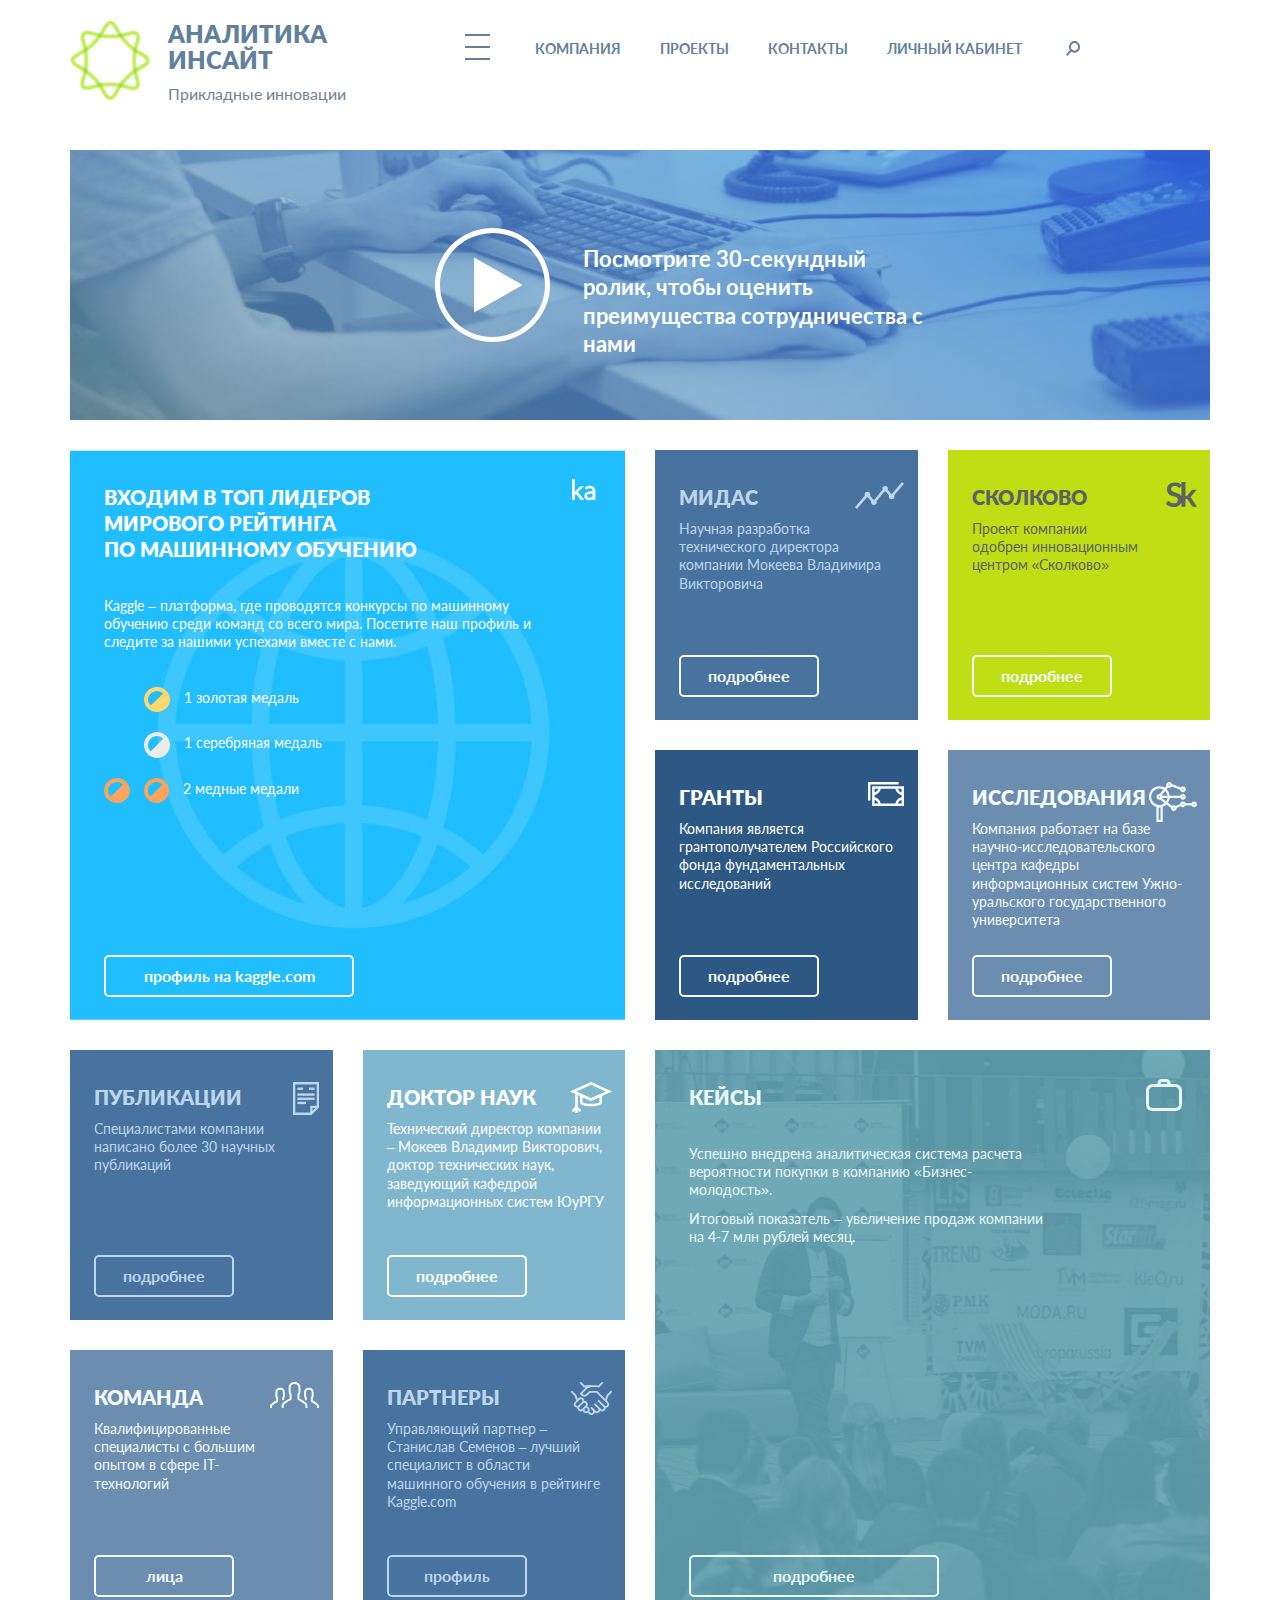
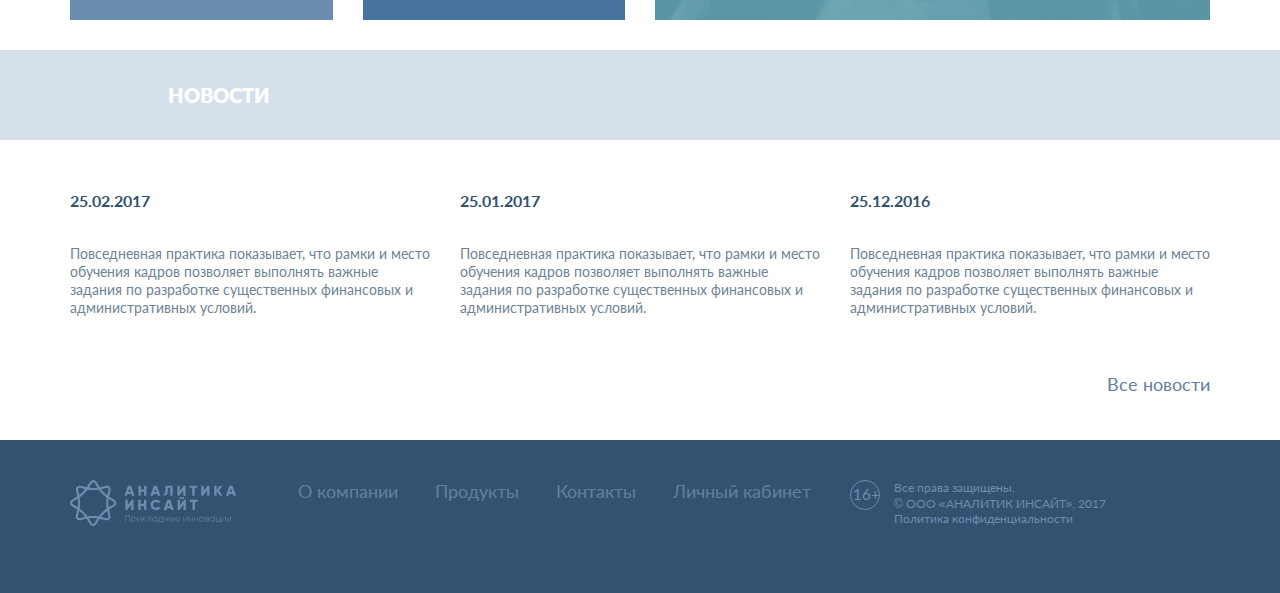
<file: index.html>
<!DOCTYPE html>
<!--[if lt IE 7]><html lang="ru" class="lt-ie9 lt-ie8 lt-ie7"><![endif]-->
<!--[if IE 7]><html lang="ru" class="lt-ie9 lt-ie8"><![endif]-->
<!--[if IE 8]><html lang="ru" class="lt-ie9"><![endif]-->
<!--[if gt IE 8]><!-->
<html lang="ru">
<!--<![endif]-->
<head>
	<meta charset="utf-8" />
	<title>Аналитика инсайт</title>
	<meta name="description" content="Аналитика инсайт">
	<meta name="author" content="OneWeb http://oneweb-team.com/">
	<meta http-equiv="X-UA-Compatible" content="IE=edge" />
	<meta name="viewport" content="width=device-width, initial-scale=1.0" />
	<link rel="shortcut icon" href="favicon.png" />			

<!-- Bootstrap v3.3.4 Grid Styles -->
	<style>html{font-family:sans-serif;-ms-text-size-adjust:100%;-webkit-text-size-adjust:100%}body{margin:0}article,aside,details,figcaption,figure,footer,header,hgroup,main,menu,nav,section,summary{display:block}audio,canvas,progress,video{display:inline-block;vertical-align:baseline}audio:not([controls]){display:none;height:0}[hidden],template{display:none}a{background-color:transparent}a:active,a:hover{outline:0}abbr[title]{border-bottom:1px dotted}b,strong{font-weight:bold}dfn{font-style:italic}h1{font-size:2em;margin:0.67em 0}mark{background:#ff0;color:#000}small{font-size:80%}sub,sup{font-size:75%;line-height:0;position:relative;vertical-align:baseline}sup{top:-0.5em}sub{bottom:-0.25em}img{border:0}svg:not(:root){overflow:hidden}figure{margin:1em 40px}hr{-moz-box-sizing:content-box;-webkit-box-sizing:content-box;box-sizing:content-box;height:0}pre{overflow:auto}code,kbd,pre,samp{font-family:monospace, monospace;font-size:1em}button,input,optgroup,select,textarea{color:inherit;font:inherit;margin:0}button{overflow:visible}button,select{text-transform:none}button,html input[type="button"],input[type="reset"],input[type="submit"]{-webkit-appearance:button;cursor:pointer}button[disabled],html input[disabled]{cursor:default}button::-moz-focus-inner,input::-moz-focus-inner{border:0;padding:0}input{line-height:normal}input[type="checkbox"],input[type="radio"]{-webkit-box-sizing:border-box;-moz-box-sizing:border-box;box-sizing:border-box;padding:0}input[type="number"]::-webkit-inner-spin-button,input[type="number"]::-webkit-outer-spin-button{height:auto}input[type="search"]{-webkit-appearance:textfield;-moz-box-sizing:content-box;-webkit-box-sizing:content-box;box-sizing:content-box}input[type="search"]::-webkit-search-cancel-button,input[type="search"]::-webkit-search-decoration{-webkit-appearance:none}fieldset{border:1px solid #c0c0c0;margin:0 2px;padding:0.35em 0.625em 0.75em}legend{border:0;padding:0}textarea{overflow:auto}optgroup{font-weight:bold}table{border-collapse:collapse;border-spacing:0}td,th{padding:0}*{-webkit-box-sizing:border-box;-moz-box-sizing:border-box;box-sizing:border-box}*:before,*:after{-webkit-box-sizing:border-box;-moz-box-sizing:border-box;box-sizing:border-box}html{font-size:10px;-webkit-tap-highlight-color:rgba(0,0,0,0)}body{font-family:"Helvetica Neue",Helvetica,Arial,sans-serif;font-size:14px;line-height:1.42857143;color:#333;background-color:#fff}input,button,select,textarea{font-family:inherit;font-size:inherit;line-height:inherit}a{color:#337ab7;text-decoration:none}a:hover,a:focus{color:#23527c;text-decoration:underline}a:focus{outline:thin dotted;outline:5px auto -webkit-focus-ring-color;outline-offset:-2px}figure{margin:0}img{vertical-align:middle}.img-responsive{display:block;max-width:100%;height:auto}.img-rounded{border-radius:6px}.img-thumbnail{padding:4px;line-height:1.42857143;background-color:#fff;border:1px solid #ddd;border-radius:4px;-webkit-transition:all .2s ease-in-out;-o-transition:all .2s ease-in-out;transition:all .2s ease-in-out;display:inline-block;max-width:100%;height:auto}.img-circle{border-radius:50%}hr{margin-top:20px;margin-bottom:20px;border:0;border-top:1px solid #eee}.sr-only{position:absolute;width:1px;height:1px;margin:-1px;padding:0;overflow:hidden;clip:rect(0, 0, 0, 0);border:0}.sr-only-focusable:active,.sr-only-focusable:focus{position:static;width:auto;height:auto;margin:0;overflow:visible;clip:auto}[role="button"]{cursor:pointer}.container{margin-right:auto;margin-left:auto;padding-left:15px;padding-right:15px}@media (min-width:768px){.container{width:750px}}@media (min-width:992px){.container{width:970px}}@media (min-width:1200px){.container{width:1170px}}.container-fluid{margin-right:auto;margin-left:auto;padding-left:15px;padding-right:15px}.row{margin-left:-15px;margin-right:-15px}.col-xs-1, .col-sm-1, .col-md-1, .col-lg-1, .col-xs-2, .col-sm-2, .col-md-2, .col-lg-2, .col-xs-3, .col-sm-3, .col-md-3, .col-lg-3, .col-xs-4, .col-sm-4, .col-md-4, .col-lg-4, .col-xs-5, .col-sm-5, .col-md-5, .col-lg-5, .col-xs-6, .col-sm-6, .col-md-6, .col-lg-6, .col-xs-7, .col-sm-7, .col-md-7, .col-lg-7, .col-xs-8, .col-sm-8, .col-md-8, .col-lg-8, .col-xs-9, .col-sm-9, .col-md-9, .col-lg-9, .col-xs-10, .col-sm-10, .col-md-10, .col-lg-10, .col-xs-11, .col-sm-11, .col-md-11, .col-lg-11, .col-xs-12, .col-sm-12, .col-md-12, .col-lg-12{position:relative;min-height:1px;padding-left:15px;padding-right:15px}.col-xs-1, .col-xs-2, .col-xs-3, .col-xs-4, .col-xs-5, .col-xs-6, .col-xs-7, .col-xs-8, .col-xs-9, .col-xs-10, .col-xs-11, .col-xs-12{float:left}.col-xs-12{width:100%}.col-xs-11{width:91.66666667%}.col-xs-10{width:83.33333333%}.col-xs-9{width:75%}.col-xs-8{width:66.66666667%}.col-xs-7{width:58.33333333%}.col-xs-6{width:50%}.col-xs-5{width:41.66666667%}.col-xs-4{width:33.33333333%}.col-xs-3{width:25%}.col-xs-2{width:16.66666667%}.col-xs-1{width:8.33333333%}.col-xs-pull-12{right:100%}.col-xs-pull-11{right:91.66666667%}.col-xs-pull-10{right:83.33333333%}.col-xs-pull-9{right:75%}.col-xs-pull-8{right:66.66666667%}.col-xs-pull-7{right:58.33333333%}.col-xs-pull-6{right:50%}.col-xs-pull-5{right:41.66666667%}.col-xs-pull-4{right:33.33333333%}.col-xs-pull-3{right:25%}.col-xs-pull-2{right:16.66666667%}.col-xs-pull-1{right:8.33333333%}.col-xs-pull-0{right:auto}.col-xs-push-12{left:100%}.col-xs-push-11{left:91.66666667%}.col-xs-push-10{left:83.33333333%}.col-xs-push-9{left:75%}.col-xs-push-8{left:66.66666667%}.col-xs-push-7{left:58.33333333%}.col-xs-push-6{left:50%}.col-xs-push-5{left:41.66666667%}.col-xs-push-4{left:33.33333333%}.col-xs-push-3{left:25%}.col-xs-push-2{left:16.66666667%}.col-xs-push-1{left:8.33333333%}.col-xs-push-0{left:auto}.col-xs-offset-12{margin-left:100%}.col-xs-offset-11{margin-left:91.66666667%}.col-xs-offset-10{margin-left:83.33333333%}.col-xs-offset-9{margin-left:75%}.col-xs-offset-8{margin-left:66.66666667%}.col-xs-offset-7{margin-left:58.33333333%}.col-xs-offset-6{margin-left:50%}.col-xs-offset-5{margin-left:41.66666667%}.col-xs-offset-4{margin-left:33.33333333%}.col-xs-offset-3{margin-left:25%}.col-xs-offset-2{margin-left:16.66666667%}.col-xs-offset-1{margin-left:8.33333333%}.col-xs-offset-0{margin-left:0}@media (min-width:768px){.col-sm-1, .col-sm-2, .col-sm-3, .col-sm-4, .col-sm-5, .col-sm-6, .col-sm-7, .col-sm-8, .col-sm-9, .col-sm-10, .col-sm-11, .col-sm-12{float:left}.col-sm-12{width:100%}.col-sm-11{width:91.66666667%}.col-sm-10{width:83.33333333%}.col-sm-9{width:75%}.col-sm-8{width:66.66666667%}.col-sm-7{width:58.33333333%}.col-sm-6{width:50%}.col-sm-5{width:41.66666667%}.col-sm-4{width:33.33333333%}.col-sm-3{width:25%}.col-sm-2{width:16.66666667%}.col-sm-1{width:8.33333333%}.col-sm-pull-12{right:100%}.col-sm-pull-11{right:91.66666667%}.col-sm-pull-10{right:83.33333333%}.col-sm-pull-9{right:75%}.col-sm-pull-8{right:66.66666667%}.col-sm-pull-7{right:58.33333333%}.col-sm-pull-6{right:50%}.col-sm-pull-5{right:41.66666667%}.col-sm-pull-4{right:33.33333333%}.col-sm-pull-3{right:25%}.col-sm-pull-2{right:16.66666667%}.col-sm-pull-1{right:8.33333333%}.col-sm-pull-0{right:auto}.col-sm-push-12{left:100%}.col-sm-push-11{left:91.66666667%}.col-sm-push-10{left:83.33333333%}.col-sm-push-9{left:75%}.col-sm-push-8{left:66.66666667%}.col-sm-push-7{left:58.33333333%}.col-sm-push-6{left:50%}.col-sm-push-5{left:41.66666667%}.col-sm-push-4{left:33.33333333%}.col-sm-push-3{left:25%}.col-sm-push-2{left:16.66666667%}.col-sm-push-1{left:8.33333333%}.col-sm-push-0{left:auto}.col-sm-offset-12{margin-left:100%}.col-sm-offset-11{margin-left:91.66666667%}.col-sm-offset-10{margin-left:83.33333333%}.col-sm-offset-9{margin-left:75%}.col-sm-offset-8{margin-left:66.66666667%}.col-sm-offset-7{margin-left:58.33333333%}.col-sm-offset-6{margin-left:50%}.col-sm-offset-5{margin-left:41.66666667%}.col-sm-offset-4{margin-left:33.33333333%}.col-sm-offset-3{margin-left:25%}.col-sm-offset-2{margin-left:16.66666667%}.col-sm-offset-1{margin-left:8.33333333%}.col-sm-offset-0{margin-left:0}}@media (min-width:992px){.col-md-1, .col-md-2, .col-md-3, .col-md-4, .col-md-5, .col-md-6, .col-md-7, .col-md-8, .col-md-9, .col-md-10, .col-md-11, .col-md-12{float:left}.col-md-12{width:100%}.col-md-11{width:91.66666667%}.col-md-10{width:83.33333333%}.col-md-9{width:75%}.col-md-8{width:66.66666667%}.col-md-7{width:58.33333333%}.col-md-6{width:50%}.col-md-5{width:41.66666667%}.col-md-4{width:33.33333333%}.col-md-3{width:25%}.col-md-2{width:16.66666667%}.col-md-1{width:8.33333333%}.col-md-pull-12{right:100%}.col-md-pull-11{right:91.66666667%}.col-md-pull-10{right:83.33333333%}.col-md-pull-9{right:75%}.col-md-pull-8{right:66.66666667%}.col-md-pull-7{right:58.33333333%}.col-md-pull-6{right:50%}.col-md-pull-5{right:41.66666667%}.col-md-pull-4{right:33.33333333%}.col-md-pull-3{right:25%}.col-md-pull-2{right:16.66666667%}.col-md-pull-1{right:8.33333333%}.col-md-pull-0{right:auto}.col-md-push-12{left:100%}.col-md-push-11{left:91.66666667%}.col-md-push-10{left:83.33333333%}.col-md-push-9{left:75%}.col-md-push-8{left:66.66666667%}.col-md-push-7{left:58.33333333%}.col-md-push-6{left:50%}.col-md-push-5{left:41.66666667%}.col-md-push-4{left:33.33333333%}.col-md-push-3{left:25%}.col-md-push-2{left:16.66666667%}.col-md-push-1{left:8.33333333%}.col-md-push-0{left:auto}.col-md-offset-12{margin-left:100%}.col-md-offset-11{margin-left:91.66666667%}.col-md-offset-10{margin-left:83.33333333%}.col-md-offset-9{margin-left:75%}.col-md-offset-8{margin-left:66.66666667%}.col-md-offset-7{margin-left:58.33333333%}.col-md-offset-6{margin-left:50%}.col-md-offset-5{margin-left:41.66666667%}.col-md-offset-4{margin-left:33.33333333%}.col-md-offset-3{margin-left:25%}.col-md-offset-2{margin-left:16.66666667%}.col-md-offset-1{margin-left:8.33333333%}.col-md-offset-0{margin-left:0}}@media (min-width:1200px){.col-lg-1, .col-lg-2, .col-lg-3, .col-lg-4, .col-lg-5, .col-lg-6, .col-lg-7, .col-lg-8, .col-lg-9, .col-lg-10, .col-lg-11, .col-lg-12{float:left}.col-lg-12{width:100%}.col-lg-11{width:91.66666667%}.col-lg-10{width:83.33333333%}.col-lg-9{width:75%}.col-lg-8{width:66.66666667%}.col-lg-7{width:58.33333333%}.col-lg-6{width:50%}.col-lg-5{width:41.66666667%}.col-lg-4{width:33.33333333%}.col-lg-3{width:25%}.col-lg-2{width:16.66666667%}.col-lg-1{width:8.33333333%}.col-lg-pull-12{right:100%}.col-lg-pull-11{right:91.66666667%}.col-lg-pull-10{right:83.33333333%}.col-lg-pull-9{right:75%}.col-lg-pull-8{right:66.66666667%}.col-lg-pull-7{right:58.33333333%}.col-lg-pull-6{right:50%}.col-lg-pull-5{right:41.66666667%}.col-lg-pull-4{right:33.33333333%}.col-lg-pull-3{right:25%}.col-lg-pull-2{right:16.66666667%}.col-lg-pull-1{right:8.33333333%}.col-lg-pull-0{right:auto}.col-lg-push-12{left:100%}.col-lg-push-11{left:91.66666667%}.col-lg-push-10{left:83.33333333%}.col-lg-push-9{left:75%}.col-lg-push-8{left:66.66666667%}.col-lg-push-7{left:58.33333333%}.col-lg-push-6{left:50%}.col-lg-push-5{left:41.66666667%}.col-lg-push-4{left:33.33333333%}.col-lg-push-3{left:25%}.col-lg-push-2{left:16.66666667%}.col-lg-push-1{left:8.33333333%}.col-lg-push-0{left:auto}.col-lg-offset-12{margin-left:100%}.col-lg-offset-11{margin-left:91.66666667%}.col-lg-offset-10{margin-left:83.33333333%}.col-lg-offset-9{margin-left:75%}.col-lg-offset-8{margin-left:66.66666667%}.col-lg-offset-7{margin-left:58.33333333%}.col-lg-offset-6{margin-left:50%}.col-lg-offset-5{margin-left:41.66666667%}.col-lg-offset-4{margin-left:33.33333333%}.col-lg-offset-3{margin-left:25%}.col-lg-offset-2{margin-left:16.66666667%}.col-lg-offset-1{margin-left:8.33333333%}.col-lg-offset-0{margin-left:0}}.clearfix:before,.clearfix:after,.container:before,.container:after,.container-fluid:before,.container-fluid:after,.row:before,.row:after{content:" ";display:table}.clearfix:after,.container:after,.container-fluid:after,.row:after{clear:both}.center-block{display:block;margin-left:auto;margin-right:auto}.pull-right{float:right !important}.pull-left{float:left !important}.hide{display:none !important}.show{display:block !important}.invisible{visibility:hidden}.text-hide{font:0/0 a;color:transparent;text-shadow:none;background-color:transparent;border:0}.hidden{display:none !important}.affix{position:fixed}@-ms-viewport{width:device-width}.visible-xs,.visible-sm,.visible-md,.visible-lg{display:none !important}.visible-xs-block,.visible-xs-inline,.visible-xs-inline-block,.visible-sm-block,.visible-sm-inline,.visible-sm-inline-block,.visible-md-block,.visible-md-inline,.visible-md-inline-block,.visible-lg-block,.visible-lg-inline,.visible-lg-inline-block{display:none !important}@media (max-width:767px){.visible-xs{display:block !important}table.visible-xs{display:table}tr.visible-xs{display:table-row !important}th.visible-xs,td.visible-xs{display:table-cell !important}}@media (max-width:767px){.visible-xs-block{display:block !important}}@media (max-width:767px){.visible-xs-inline{display:inline !important}}@media (max-width:767px){.visible-xs-inline-block{display:inline-block !important}}@media (min-width:768px) and (max-width:991px){.visible-sm{display:block !important}table.visible-sm{display:table}tr.visible-sm{display:table-row !important}th.visible-sm,td.visible-sm{display:table-cell !important}}@media (min-width:768px) and (max-width:991px){.visible-sm-block{display:block !important}}@media (min-width:768px) and (max-width:991px){.visible-sm-inline{display:inline !important}}@media (min-width:768px) and (max-width:991px){.visible-sm-inline-block{display:inline-block !important}}@media (min-width:992px) and (max-width:1199px){.visible-md{display:block !important}table.visible-md{display:table}tr.visible-md{display:table-row !important}th.visible-md,td.visible-md{display:table-cell !important}}@media (min-width:992px) and (max-width:1199px){.visible-md-block{display:block !important}}@media (min-width:992px) and (max-width:1199px){.visible-md-inline{display:inline !important}}@media (min-width:992px) and (max-width:1199px){.visible-md-inline-block{display:inline-block !important}}@media (min-width:1200px){.visible-lg{display:block !important}table.visible-lg{display:table}tr.visible-lg{display:table-row !important}th.visible-lg,td.visible-lg{display:table-cell !important}}@media (min-width:1200px){.visible-lg-block{display:block !important}}@media (min-width:1200px){.visible-lg-inline{display:inline !important}}@media (min-width:1200px){.visible-lg-inline-block{display:inline-block !important}}@media (max-width:767px){.hidden-xs{display:none !important}}@media (min-width:768px) and (max-width:991px){.hidden-sm{display:none !important}}@media (min-width:992px) and (max-width:1199px){.hidden-md{display:none !important}}@media (min-width:1200px){.hidden-lg{display:none !important}}.visible-print{display:none !important}@media print{.visible-print{display:block !important}table.visible-print{display:table}tr.visible-print{display:table-row !important}th.visible-print,td.visible-print{display:table-cell !important}}.visible-print-block{display:none !important}@media print{.visible-print-block{display:block !important}}.visible-print-inline{display:none !important}@media print{.visible-print-inline{display:inline !important}}.visible-print-inline-block{display:none !important}@media print{.visible-print-inline-block{display:inline-block !important}}@media print{.hidden-print{display:none !important}}</style>

	<link rel="stylesheet" href="css/main.css" />
	<link rel="stylesheet" href="css/_media.css" />	

</head>
<body>

    <div class="remodal-bg">
        <header class="main-header">
            <div class="container clearfix">
            	<div class="row"><!-- start mobile menu-->
                    <div class="col-md-12">
                        <nav class="mobile-nav-wrap" role="navigation">
                            <div class="mobile-header-nav">
                                <div class="row">
                                    <div class="col-md-4">
                                    	<ul class="mobile-column">
                                    	    <li>
                                    	        <a href="#">Миссия и цели компании</a>
                                    	    </li>
                                    	    <li>
                                    	        <a href="#">Новости</a>
                                    	    </li>
                                    	    <li>
                                    	        <a href="#">Структура компании</a>
                                    	    </li>
                                    	    <li>
                                    	        <a href="#">Команда</a>
                                    	    </li>
                                    	    <li>
                                    	        <a href="#">Сервис повышения конверсии</a>
                                    	    </li>
                                    	</ul>
                                    </div>                                
                                    <div class="col-md-4">
                                    	<ul class="mobile-column">
                                    	    <li>
                                    	        <a href="#">Достижения</a>
                                    	    </li>
                                    	    <li>
                                    	        <a href="#">МИДАС</a>
                                    	    </li>
                                    	    <li>
                                    	        <a href="#">Сервис повышения конверсии</a>
                                    	    </li>
                                    	    <li>
                                    	        <a href="#">Научные публикации</a>
                                    	    </li>
                                    	    <li>
                                    	        <a href="#">Патенты и сертификаты</a>
                                    	    </li>
                                    	</ul>
                                    </div>                                
                                    <div class="col-md-4">
                                    	<ul class="mobile-column">
                                    	    <li>
                                    	        <a href="#">Партнеры</a>
                                    	    </li>
                                    	    <li>
                                    	         <a href="#">Социальная ответственность</a>
                                    	    </li>
                                    	    <li>
                                    	        <a href="#">Инвесторам</a>
                                    	    </li>
                                    	    <li>
                                    	        <a href="#">Контакты</a>
                                    	    </li>
                                    	</ul>
                                    </div>
                                </div>
                            </div>
                        </nav>
                        <a class="mobile-menu-toggle js-toggle-menu hamburger-menu" href="#">
                            <span class="menu-item"></span>
                            <span class="menu-item"></span>
                            <span class="menu-item"></span>
                        </a> 
                    </div>
                </div>  <!-- end mobile menu-->  
            	<div class="row">
               		<div class="col-md-1">
               			<div class="logo-top-wrap">
               				<img src="images/logo-top.png" alt="logo-top">
               			</div>
               		</div>
               		<div class="col-md-3">
               			<div class="header-screen-wrap">
               				<h1>Аналитика инсайт</h1> 
               				<p>Прикладные инновации</P>
               			</div>
               		</div>
               		<div class="col-md-8">
               			<div class="nav-wrap">
               				<nav class="top-nav top-header-nav">
               					<ul class="top-nav__list hp-top-header__nav-list">              						
               						<li>
               							<a href="#">Компания</a>
               						</li>
               						<li>
               							<a href="#">Проекты</a>
               						</li>
               						<li>
               							<a href="#">Контакты</a>
               						</li>
               						<li>
               							<a href="#">Личный кабинет</a>
               						</li>
               						<li>  
	               						<nav class="filter">
											<div class="inner-w">
												<div class="search-w">
													<input type="text" class="input" placeholder='Поиск' />
													<div class="cover">
														<div class="thing">
															<img src="svg/search-icon.svg" alt="search-icon">
														</div>
													</div>
												</div>
											</div>
										</nav>       							
               						</li>
               					</ul>
               				</nav>
               			</div>
               		</div>
               	</div>
            </div>
        </header>

        <div class="main-video">
            <div class="container clearfix">
				<div class="row">
					<div class="col-md-12">
						<div class="video-wrap">
							<a href="#" class="play">
								<span class="wrap-icon-video">
									<img src="svg/play-button.svg" alt="play-button">
								</span>
							</a>
							<p>Посмотрите 30-секундный ролик, чтобы оценить преимущества сотрудничества с нами</p>
							<div class="video-play">
								<button class="video_close" id="stop">X</button>
								<iframe width="95%" height="570" src="https://www.youtube.com/embed/VbttmemfUXg?rel=0&amp;showinfo=0" frameborder="0" allowfullscreen></iframe>
							</div>	
						</div>	
					</div>
				</div>
            </div>
        </div>

        <section class="our-cases">
            <div class="container clearfix">
				<div class="row">
					<div class="col-md-6">
						<div class="top-leaders">
							<div class="wrap-icon-1">
								<img src="svg/kaggle-logo.svg" alt="kaggle-logo">
							</div>
							<h2>входим в топ лидеров<br>мирового рейтинга<br>по машинному обучению</h2>
							<p>Kaggle – платформа, где проводятся конкурсы по машинному обучению среди команд со всего мира. Посетите наш профиль и следите за нашими успехами вместе с нами.</p>
							<div class="medals-wrap">
								<div class="gold-medal">
									<ul>
										<li>
											<img src="svg/gold-icon.svg" alt="gold-icond">
										</li>
										<li>
											<p>1 золотая медаль</p>
										</li>
									</ul>
								</div>
								<div class="silver-medal">
									<ul>
										<li>
											<img src="svg/silver-icon.svg" alt="silver-icon">
										</li>
										<li>
											<p>1 серебряная медаль</p>
										</li>
									</ul>
								</div>
								<div class="bronze-medal">
									<ul>
										<li>
											<img src="svg/bronze-icon.svg" alt="bronze-icon">
										</li>
										<li>
											<img src="svg/bronze-icon.svg" alt="bronze-icon">
										</li>
										<li>
											<p>2 медные медали</p>
										</li>
									</ul>
								</div>
							</div>
							<div class="btn-wrap">
								<a href="#" class="btn btn-transparent btn-top-leaders">профиль на kaggle.com</a>
							</div>
						</div>
					</div>
					<div class="col-md-3">						
						<div class="cases-wrap-top midas">
							<div class="wrap-icon">
								<img src="svg/icon-1.svg" alt="midas-icon">
							</div>
							<h2>МИДАС</h2>
							<p>Научная разработка технического директора компании Мокеева Владимира Викторовича</p>
							<div class="btn-wrap">
								<a href="#" class="btn btn-transparent btn-top-midas">подробнее</a>
							</div>
							<div class="midas-inner">
								<div class="wrap-icon">
								<img src="svg/icon-1.svg" alt="midas-icon">
								</div>
								<h2>МИДАС</h2>
								<p>Научная разработка технического директора компании Мокеева Владимира Викторовича</p>
								<div class="btn-wrap">
									<a href="#" class="btn btn-transparent btn-top-midas">подробнее</a>
								</div>
							</div>
						</div>
						<div class="cases-wrap-bottom grants">
							<div class="wrap-icon">
								<img src="svg/icon-3.svg" alt="icon-3">
							</div>
							<h2>грантЫ</h2>
							<p>Компания является грантополучателем Российского фонда фундаментальных исследований</p>
							<div class="btn-wrap">
								<a href="#" class="btn btn-transparent btn-top-grants">подробнее</a>
							</div>
							<div class="grants-inner">
								<div class="wrap-icon">
									<img src="svg/icon-3.svg" alt="icon-3">
								</div>
								<h2>грантЫ</h2>
								<p>Компания является грантополучателем Российского фонда фундаментальных исследований</p>
								<div class="btn-wrap">
									<a href="#" class="btn btn-transparent btn-top-grants">подробнее</a>
								</div>
							</div>
						</div>
					</div>
					<div class="col-md-3">
						<div class="cases-wrap-top skolkovo">
							<div class="wrap-icon">
								<img src="svg/icon-2.svg" alt="icon-2">
							</div>
							<h2>сколково</h2>
							<p>Проект компании одобрен инновационным центром «Сколково»</p>
							<div class="btn-wrap">
								<a href="#" class="btn btn-transparent btn-top-skolkovo">подробнее</a>
							</div>
							<div class="skolkovo-inner">
								<div class="wrap-icon">
								<img src="svg/icon-2.svg" alt="icon-2">
								</div>
								<h2>сколково</h2>
								<p>Проект компании одобрен инновационным центром «Сколково»</p>
								<div class="btn-wrap">
									<a href="#" class="btn btn-transparent btn-top-skolkovo">подробнее</a>
								</div>
							</div>
						</div>
						<div class="cases-wrap-bottom research">
							<div class="wrap-icon">
								<img src="svg/icon-4.svg" alt="icon-4">
							</div>
							<h2>исследования</h2>
							<p>Компания работает на базе научно-исследовательского центра кафедры информационных систем Ужно-уральского государственного университета </p>
							<div class="btn-wrap">
								<a href="#" class="btn btn-transparent btn-top-research">подробнее</a>
							</div>
							<div class="research-inner">
								<div class="wrap-icon">
									<img src="svg/icon-4.svg" alt="icon-4">
								</div>
								<h2>исследования</h2>
								<p>Компания работает на базе научно-исследовательского центра кафедры информационных систем Ужно-уральского государственного университета </p>
								<div class="btn-wrap">
									<a href="#" class="btn btn-transparent btn-top-research">подробнее</a>
								</div>
							</div>
						</div>
					</div>
				</div>
				<div class="row">
					<div class="col-md-3">
						<div class="cases-wrap-top publication">
							<div class="wrap-icon">
								<img src="svg/icon-5.svg" alt="icon-5">
							</div>
							<h2>публикации</h2>
							<p>Специалистами компании написано более 30 научных публикаций</p>
							<div class="btn-wrap">
								<a href="#" class="btn btn-transparent btn-top-publication">подробнее</a>
							</div>
							<div class="publication-inner">
								<div class="wrap-icon">
									<img src="svg/icon-5.svg" alt="icon-5">
								</div>
								<h2>публикации</h2>
								<p>Специалистами компании написано более 30 научных публикаций</p>
								<div class="btn-wrap">
									<a href="#" class="btn btn-transparent btn-top-publication">подробнее</a>
								</div>
							</div>
						</div>
						<div class="cases-wrap-bottom command">
							<div class="wrap-icon">
								<img src="svg/icon-7.svg" alt="icon-7">
							</div>
							<h2>команда</h2>
							<p>Квалифицированные специалисты с большим опытом в сфере IT-технологий</p>
							<div class="btn-wrap">
								<a href="#" class="btn btn-transparent btn-top-command">лица</a>
							</div>
							<div class="command-inner">
								<div class="wrap-icon">
									<img src="svg/icon-7.svg" alt="icon-7">
								</div>
								<h2>команда</h2>
								<p>Квалифицированные специалисты с большим опытом в сфере IT-технологий</p>
								<div class="btn-wrap">
									<a href="#" class="btn btn-transparent btn-top-command">лица</a>
								</div>
							</div>
						</div>
					</div>
					<div class="col-md-3">
						<div class="cases-wrap-top doctor">
							<div class="wrap-icon">
								<img src="svg/icon-6.svg" alt="icon-6">
							</div>
							<h2>ДОКТОР наук</h2>
							<p>Технический директор компании – Мокеев Владимир Викторович, доктор технических наук, заведующий кафедрой информационных систем ЮуРГУ</p>
							<div class="btn-wrap">
								<a href="#" class="btn btn-transparent btn-top-doctor">подробнее</a>
							</div>
							<div class="doctor-inner">
								<div class="wrap-icon">
									<img src="svg/icon-6.svg" alt="icon-6">
								</div>
								<h2>ДОКТОР наук</h2>
								<p>Технический директор компании – Мокеев Владимир Викторович, доктор технических наук, заведующий кафедрой информационных систем ЮуРГУ</p>
								<div class="btn-wrap">
									<a href="#" class="btn btn-transparent btn-top-doctor">подробнее</a>
								</div>
							</div>
						</div>
						<div class="cases-wrap-bottom partners">
							<div class="wrap-icon">
								<img src="svg/icon-8.svg" alt="icon-8">
							</div>
							<h2>ПАРТНЕРЫ</h2>
							<p>Управляющий партнер – Станислав Семенов – лучший специалист в области машинного обучения в рейтинге Kaggle.com</p>
							<div class="btn-wrap">
								<a href="#" class="btn btn-transparent btn-top-partners">профиль</a>
							</div>
							<div class="partners-inner">
								<div class="wrap-icon">
									<img src="svg/icon-8.svg" alt="icon-8">
								</div>
								<h2>ПАРТНЕРЫ</h2>
								<p>Управляющий партнер – Станислав Семенов – лучший специалист в области машинного обучения в рейтинге Kaggle.com</p>
								<div class="btn-wrap">
									<a href="#" class="btn btn-transparent btn-top-partners">профиль</a>
								</div>
							</div>
						</div>
					</div>
					<div class="col-md-6">
						<div class="cases">
							<div class="wrap-icon-1">
								<img src="svg/icon-9.svg" alt="icon-9">
							</div>
							<h2>кейсЫ</h2>
							<p>Успешно внедрена аналитическая система расчета вероятности покупки в компанию «Бизнес-молодость». </p>
							<p>Итоговый показатель – увеличение продаж компании на 4-7 млн рублей  месяц.</p>
							<div class="btn-wrap">
								<a href="#" class="btn btn-transparent btn-top-cases">подробнее</a>
							</div>
						</div>
					</div>
				</div>
            </div>
        </section>

        <section class="new">
            <div class="container clearfix">
				<div class="row">
					<div class="col-md-offset-1 col-md-2">
						<div class="new-wrap">
							<h2>новости</h2>
						</div>
					</div>
				</div>
            </div>
        </section>

        <div class="news">
            <div class="container clearfix">
				<div class="row">
					<div class="col-md-4">
						<div class="data-news">
							<time datetime="2014-04-22T12:00">25.02.2017</time>
							<p>Повседневная практика показывает, что рамки и место обучения кадров позволяет выполнять важные задания по разработке существенных финансовых и административных условий. </p>
						</div>
					</div>
					<div class="col-md-4">
						<div class="data-news">
							<time datetime="2014-04-22T12:00">25.01.2017</time>
							<p>Повседневная практика показывает, что рамки и место обучения кадров позволяет выполнять важные задания по разработке существенных финансовых и административных условий. </p>
						</div>
					</div>
					<div class="col-md-4">
						<div class="data-news">
							<time datetime="2014-04-22T12:00">25.12.2016</time>
							<p>Повседневная практика показывает, что рамки и место обучения кадров позволяет выполнять важные задания по разработке существенных финансовых и административных условий. </p>
						</div>
					</div>
				</div>
				<div class="row">
					<div class="col-md-12">
						<div class="all-news">
							<a href="#">Все новости</a>
						</div>
					</div>
				</div>
            </div>
        </div>        

        <footer class="main-footer">
            <div class="container clearfix">
				<div class="row">
					<div class="col-md-2">
						<div class="logo-bottom-wrap">
							<a href="#">
								<img src="svg/logo-2.svg" alt="logo-bottom">
							</a>
						</div>
					</div>
					<div class="col-md-6">
						<div class="bottom-nav-wrap">
							<nav  class="bottom-nav bottom-header-nav">
								<ul>
									<li>
										<a href="#">О компании</a>
									</li>
									<li>
										<a href="#">Продукты</a>
									</li>
									<li>
										<a href="#">Контакты</a>
									</li>
									<li>
										<a href="#">Личный кабинет</a>
									</li>
								</ul>
							</nav>
						</div>
					</div>
					<div class="col-md-4">
						<div class="copyright-wrap">
							<ul>
								<li>
									<div class="limitation">                                   
                                    </div>
								</li>
								<li>
									<p>Все права защищены.<br> © ООО «АНАЛИТИК ИНСАЙТ», 2017 Политика конфиденциальности</p>
								</li>
							</ul>
						</div>
					</div>
				</div>
            </div>
        </footer>
    </div>

	
	
	<!--[if lt IE 9]>
	<script src="libs/html5shiv/es5-shim.min.js"></script>
	<script src="libs/html5shiv/html5shiv.min.js"></script>
	<script src="libs/html5shiv/html5shiv-printshiv.min.js"></script>
	<script src="libs/respond/respond.min.js"></script>
	<![endif]-->
	
	<script type="text/javascript" src="http://ajax.googleapis.com/ajax/libs/jquery/1.7.0/jquery.min.js"></script>		
	
	<script src="js/common.js"></script>
	<!-- Yandex.Metrika counter --><!-- /Yandex.Metrika counter -->
	<!-- Google Analytics counter --><!-- /Google Analytics counter -->
</body>
</html>
</file>
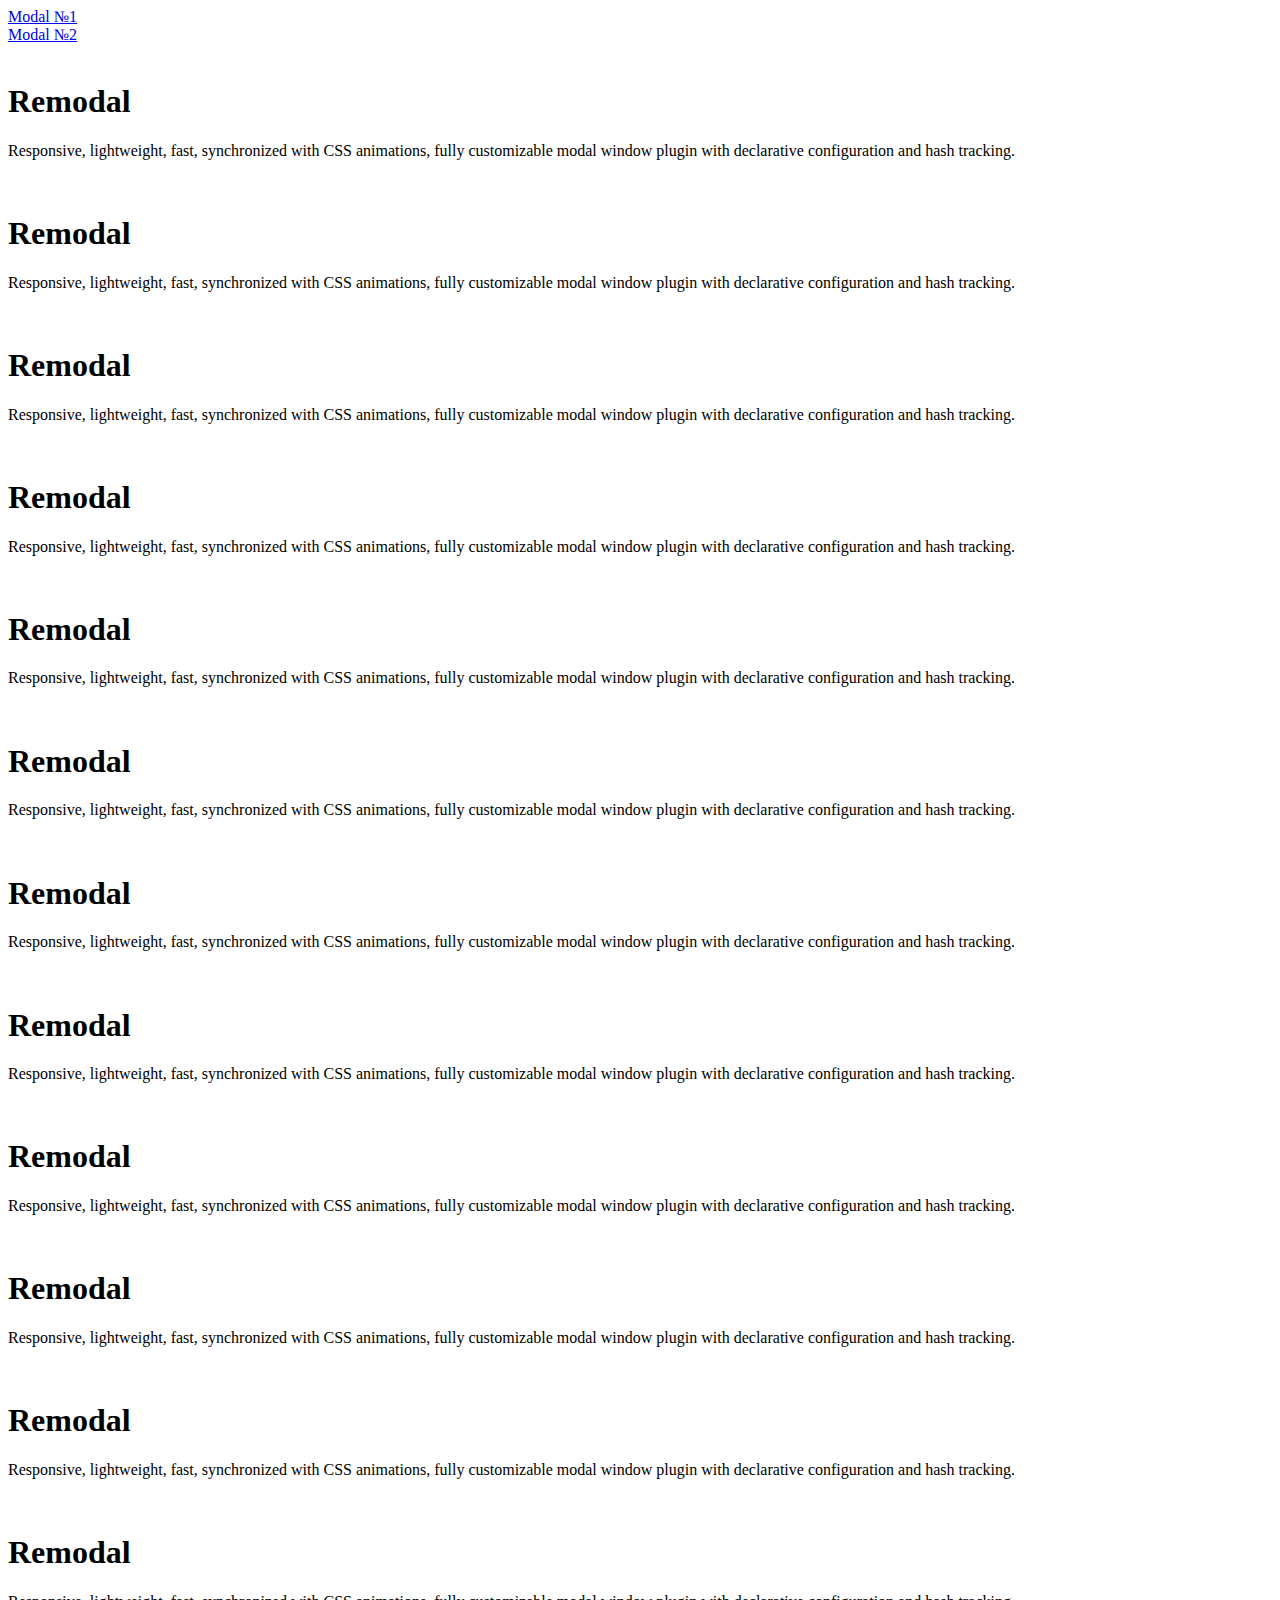
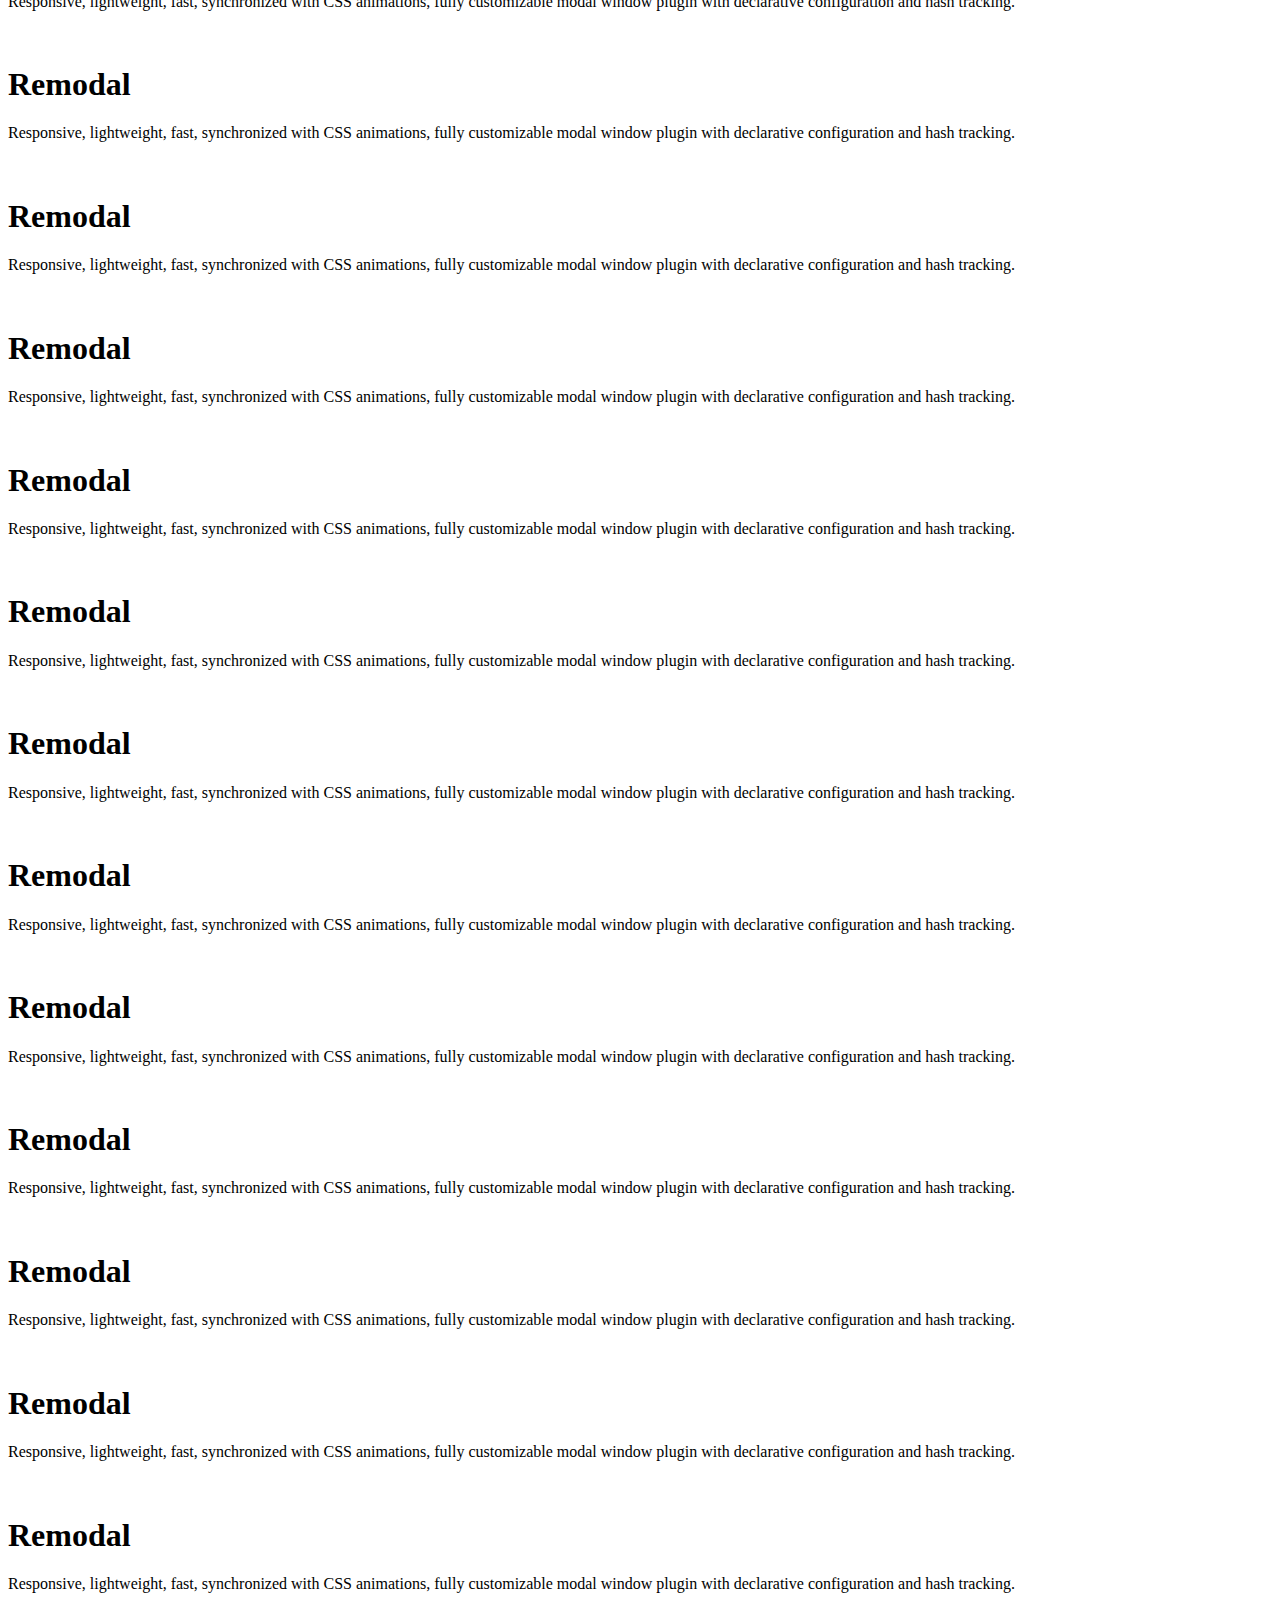
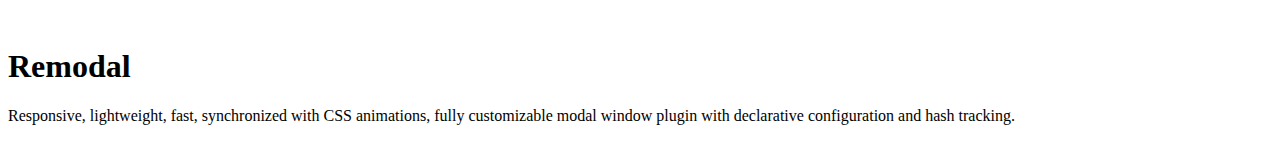
<file: snippets/remodal/examples/index.html>
<!DOCTYPE html>
<!--[if IE 8]> <html class="lt-ie9"> <![endif]-->
<!--[if gt IE 8]><!--> <html lang="en"> <!--<![endif]-->
<head>
  <meta charset="utf-8">
  <title>Remodal example</title>
  <meta name="description" content="Remodal example">
  <meta name="viewport" content="width=device-width, initial-scale=1">
  <link rel="stylesheet" href="../dist/remodal.css">
  <link rel="stylesheet" href="../dist/remodal-default-theme.css">
  <style>
    .remodal-bg.with-red-theme.remodal-is-opening,
    .remodal-bg.with-red-theme.remodal-is-opened {
      filter: none;
    }

    .remodal-overlay.with-red-theme {
      background-color: #f44336;
    }

    .remodal.with-red-theme {
      background: #fff;
    }
  </style>
</head>
<body>
<div class="remodal-bg">
  <a href="#modal">Modal №1</a><br>
  <a href="#modal2">Modal №2</a>
  <br><br>

  <h1>Remodal</h1>
  <p>
    Responsive, lightweight, fast, synchronized with CSS animations, fully customizable modal window plugin
    with declarative configuration and hash tracking.
  </p>
  <br>

  <h1>Remodal</h1>
  <p>
    Responsive, lightweight, fast, synchronized with CSS animations, fully customizable modal window plugin
    with declarative configuration and hash tracking.
  </p>
  <br>

  <h1>Remodal</h1>
  <p>
    Responsive, lightweight, fast, synchronized with CSS animations, fully customizable modal window plugin
    with declarative configuration and hash tracking.
  </p>
  <br>

  <h1>Remodal</h1>
  <p>
    Responsive, lightweight, fast, synchronized with CSS animations, fully customizable modal window plugin
    with declarative configuration and hash tracking.
  </p>
  <br>

  <h1>Remodal</h1>
  <p>
    Responsive, lightweight, fast, synchronized with CSS animations, fully customizable modal window plugin
    with declarative configuration and hash tracking.
  </p>
  <br>

  <h1>Remodal</h1>
  <p>
    Responsive, lightweight, fast, synchronized with CSS animations, fully customizable modal window plugin
    with declarative configuration and hash tracking.
  </p>
  <br>

  <h1>Remodal</h1>
  <p>
    Responsive, lightweight, fast, synchronized with CSS animations, fully customizable modal window plugin
    with declarative configuration and hash tracking.
  </p>
  <br>

  <h1>Remodal</h1>
  <p>
    Responsive, lightweight, fast, synchronized with CSS animations, fully customizable modal window plugin
    with declarative configuration and hash tracking.
  </p>
  <br>

  <h1>Remodal</h1>
  <p>
    Responsive, lightweight, fast, synchronized with CSS animations, fully customizable modal window plugin
    with declarative configuration and hash tracking.
  </p>
  <br>

  <h1>Remodal</h1>
  <p>
    Responsive, lightweight, fast, synchronized with CSS animations, fully customizable modal window plugin
    with declarative configuration and hash tracking.
  </p>
  <br>

  <h1>Remodal</h1>
  <p>
    Responsive, lightweight, fast, synchronized with CSS animations, fully customizable modal window plugin
    with declarative configuration and hash tracking.
  </p>
  <br>

  <h1>Remodal</h1>
  <p>
    Responsive, lightweight, fast, synchronized with CSS animations, fully customizable modal window plugin
    with declarative configuration and hash tracking.
  </p>
  <br>

  <h1>Remodal</h1>
  <p>
    Responsive, lightweight, fast, synchronized with CSS animations, fully customizable modal window plugin
    with declarative configuration and hash tracking.
  </p>
  <br>

  <h1>Remodal</h1>
  <p>
    Responsive, lightweight, fast, synchronized with CSS animations, fully customizable modal window plugin
    with declarative configuration and hash tracking.
  </p>
  <br>

  <h1>Remodal</h1>
  <p>
    Responsive, lightweight, fast, synchronized with CSS animations, fully customizable modal window plugin
    with declarative configuration and hash tracking.
  </p>
  <br>

  <h1>Remodal</h1>
  <p>
    Responsive, lightweight, fast, synchronized with CSS animations, fully customizable modal window plugin
    with declarative configuration and hash tracking.
  </p>
  <br>

  <h1>Remodal</h1>
  <p>
    Responsive, lightweight, fast, synchronized with CSS animations, fully customizable modal window plugin
    with declarative configuration and hash tracking.
  </p>
  <br>

  <h1>Remodal</h1>
  <p>
    Responsive, lightweight, fast, synchronized with CSS animations, fully customizable modal window plugin
    with declarative configuration and hash tracking.
  </p>
  <br>

  <h1>Remodal</h1>
  <p>
    Responsive, lightweight, fast, synchronized with CSS animations, fully customizable modal window plugin
    with declarative configuration and hash tracking.
  </p>
  <br>

  <h1>Remodal</h1>
  <p>
    Responsive, lightweight, fast, synchronized with CSS animations, fully customizable modal window plugin
    with declarative configuration and hash tracking.
  </p>
  <br>

  <h1>Remodal</h1>
  <p>
    Responsive, lightweight, fast, synchronized with CSS animations, fully customizable modal window plugin
    with declarative configuration and hash tracking.
  </p>
  <br>

  <h1>Remodal</h1>
  <p>
    Responsive, lightweight, fast, synchronized with CSS animations, fully customizable modal window plugin
    with declarative configuration and hash tracking.
  </p>
  <br>

  <h1>Remodal</h1>
  <p>
    Responsive, lightweight, fast, synchronized with CSS animations, fully customizable modal window plugin
    with declarative configuration and hash tracking.
  </p>
  <br>

  <h1>Remodal</h1>
  <p>
    Responsive, lightweight, fast, synchronized with CSS animations, fully customizable modal window plugin
    with declarative configuration and hash tracking.
  </p>
  <br>

  <h1>Remodal</h1>
  <p>
    Responsive, lightweight, fast, synchronized with CSS animations, fully customizable modal window plugin
    with declarative configuration and hash tracking.
  </p>
  <br>
</div>

<div class="remodal" data-remodal-id="modal" role="dialog" aria-labelledby="modal1Title" aria-describedby="modal1Desc">
  <button data-remodal-action="close" class="remodal-close" aria-label="Close"></button>
  <div>
    <h2 id="modal1Title">Remodal</h2>
    <p id="modal1Desc">
      Responsive, lightweight, fast, synchronized with CSS animations, fully customizable modal window plugin
      with declarative state notation and hash tracking.
    </p>
  </div>
  <br>
  <button data-remodal-action="cancel" class="remodal-cancel">Cancel</button>
  <button data-remodal-action="confirm" class="remodal-confirm">OK</button>
</div>

<div data-remodal-id="modal2" role="dialog" aria-labelledby="modal2Title" aria-describedby="modal2Desc">
  <div>
    <h2 id="modal2Title">Another one window</h2>
    <p id="modal2Desc">
      Hello!
    </p>
  </div>
  <br>
  <button data-remodal-action="confirm" class="remodal-confirm">Hello!</button>
</div>

<!-- You can define the global options -->
<script>
  // window.REMODAL_GLOBALS = {
  //   NAMESPACE: 'remodal',
  //   DEFAULTS: {
  //     hashTracking: true,
  //     closeOnConfirm: true,
  //     closeOnCancel: true,
  //     closeOnEscape: true,
  //     closeOnOutsideClick: true,
  //     modifier: ''
  //   }
  // };
</script>

<script src="http://ajax.googleapis.com/ajax/libs/jquery/1.11.2/jquery.min.js"></script>
<script>window.jQuery || document.write('<script src="../libs/jquery/dist/jquery.min.js"><\/script>')</script>
<script src="../dist/remodal.js"></script>

<!-- Events -->
<script>
  $(document).on('opening', '.remodal', function () {
    console.log('opening');
  });

  $(document).on('opened', '.remodal', function () {
    console.log('opened');
  });

  $(document).on('closing', '.remodal', function (e) {
    console.log('closing' + (e.reason ? ', reason: ' + e.reason : ''));
  });

  $(document).on('closed', '.remodal', function (e) {
    console.log('closed' + (e.reason ? ', reason: ' + e.reason : ''));
  });

  $(document).on('confirmation', '.remodal', function () {
    console.log('confirmation');
  });

  $(document).on('cancellation', '.remodal', function () {
    console.log('cancellation');
  });

//  Usage:
//  $(function() {
//
//    // In this case the initialization function returns the already created instance
//    var inst = $('[data-remodal-id=modal]').remodal();
//
//    inst.open();
//    inst.close();
//    inst.getState();
//    inst.destroy();
//  });

  //  The second way to initialize:
  $('[data-remodal-id=modal2]').remodal({
    modifier: 'with-red-theme'
  });
</script>
</body>
</html>
</file>
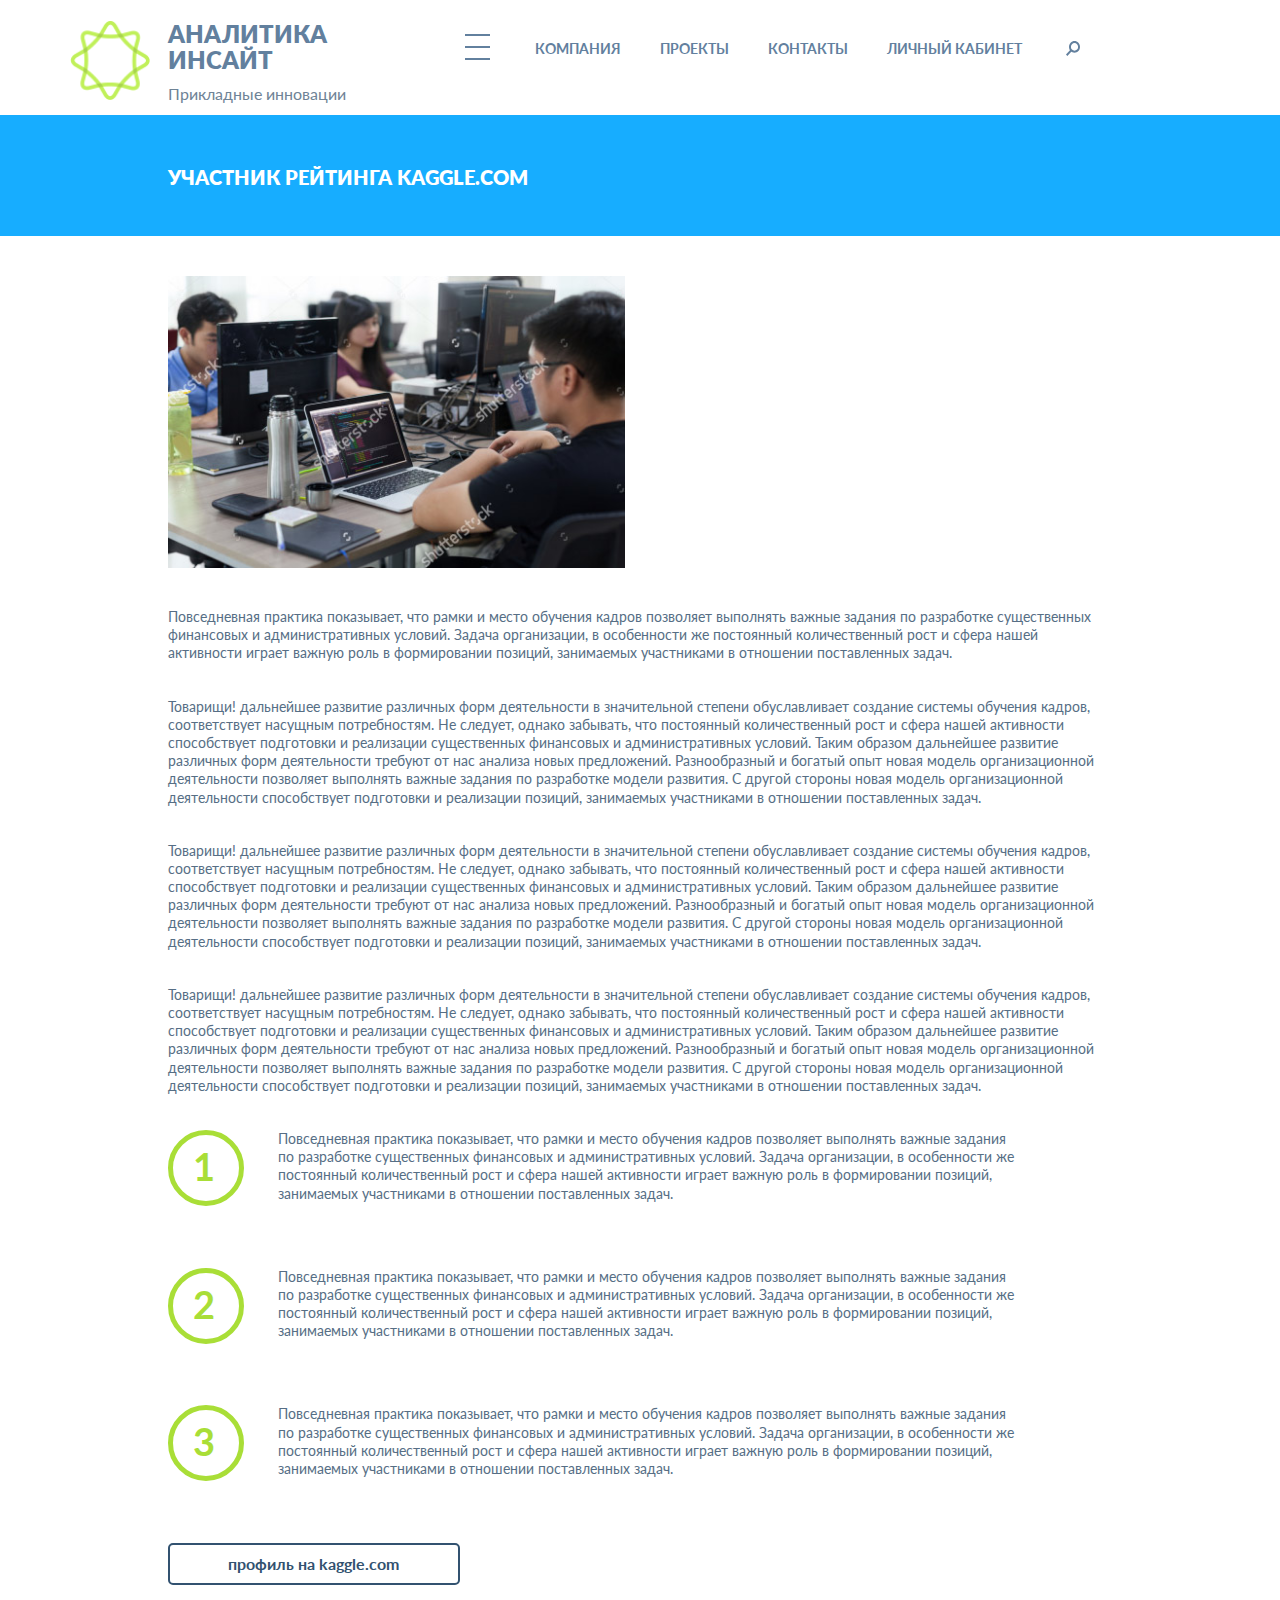
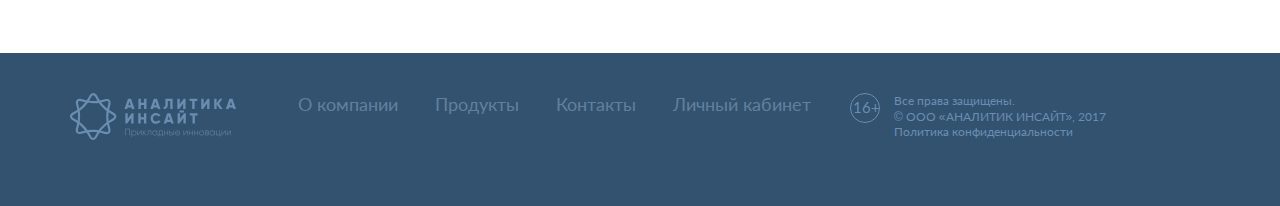
<file: page.html>
<!DOCTYPE html>
<!--[if lt IE 7]><html lang="ru" class="lt-ie9 lt-ie8 lt-ie7"><![endif]-->
<!--[if IE 7]><html lang="ru" class="lt-ie9 lt-ie8"><![endif]-->
<!--[if IE 8]><html lang="ru" class="lt-ie9"><![endif]-->
<!--[if gt IE 8]><!-->
<html lang="ru">
<!--<![endif]-->
<head>
  <meta charset="utf-8" />
  <title>Аналитика инсайт</title>
  <meta name="description" content="Аналитика инсайт">
  <meta name="author" content="OneWeb http://oneweb-team.com/">
  <meta http-equiv="X-UA-Compatible" content="IE=edge" />
  <meta name="viewport" content="width=device-width, initial-scale=1.0" />
  <link rel="shortcut icon" href="favicon.png" /> 
  

  <!-- Bootstrap v3.3.4 Grid Styles -->
  <style>html{font-family:sans-serif;-ms-text-size-adjust:100%;-webkit-text-size-adjust:100%}body{margin:0}article,aside,details,figcaption,figure,footer,header,hgroup,main,menu,nav,section,summary{display:block}audio,canvas,progress,video{display:inline-block;vertical-align:baseline}audio:not([controls]){display:none;height:0}[hidden],template{display:none}a{background-color:transparent}a:active,a:hover{outline:0}abbr[title]{border-bottom:1px dotted}b,strong{font-weight:bold}dfn{font-style:italic}h1{font-size:2em;margin:0.67em 0}mark{background:#ff0;color:#000}small{font-size:80%}sub,sup{font-size:75%;line-height:0;position:relative;vertical-align:baseline}sup{top:-0.5em}sub{bottom:-0.25em}img{border:0}svg:not(:root){overflow:hidden}figure{margin:1em 40px}hr{-moz-box-sizing:content-box;-webkit-box-sizing:content-box;box-sizing:content-box;height:0}pre{overflow:auto}code,kbd,pre,samp{font-family:monospace, monospace;font-size:1em}button,input,optgroup,select,textarea{color:inherit;font:inherit;margin:0}button{overflow:visible}button,select{text-transform:none}button,html input[type="button"],input[type="reset"],input[type="submit"]{-webkit-appearance:button;cursor:pointer}button[disabled],html input[disabled]{cursor:default}button::-moz-focus-inner,input::-moz-focus-inner{border:0;padding:0}input{line-height:normal}input[type="checkbox"],input[type="radio"]{-webkit-box-sizing:border-box;-moz-box-sizing:border-box;box-sizing:border-box;padding:0}input[type="number"]::-webkit-inner-spin-button,input[type="number"]::-webkit-outer-spin-button{height:auto}input[type="search"]{-webkit-appearance:textfield;-moz-box-sizing:content-box;-webkit-box-sizing:content-box;box-sizing:content-box}input[type="search"]::-webkit-search-cancel-button,input[type="search"]::-webkit-search-decoration{-webkit-appearance:none}fieldset{border:1px solid #c0c0c0;margin:0 2px;padding:0.35em 0.625em 0.75em}legend{border:0;padding:0}textarea{overflow:auto}optgroup{font-weight:bold}table{border-collapse:collapse;border-spacing:0}td,th{padding:0}*{-webkit-box-sizing:border-box;-moz-box-sizing:border-box;box-sizing:border-box}*:before,*:after{-webkit-box-sizing:border-box;-moz-box-sizing:border-box;box-sizing:border-box}html{font-size:10px;-webkit-tap-highlight-color:rgba(0,0,0,0)}body{font-family:"Helvetica Neue",Helvetica,Arial,sans-serif;font-size:14px;line-height:1.42857143;color:#333;background-color:#fff}input,button,select,textarea{font-family:inherit;font-size:inherit;line-height:inherit}a{color:#337ab7;text-decoration:none}a:hover,a:focus{color:#23527c;text-decoration:underline}a:focus{outline:thin dotted;outline:5px auto -webkit-focus-ring-color;outline-offset:-2px}figure{margin:0}img{vertical-align:middle}.img-responsive{display:block;max-width:100%;height:auto}.img-rounded{border-radius:6px}.img-thumbnail{padding:4px;line-height:1.42857143;background-color:#fff;border:1px solid #ddd;border-radius:4px;-webkit-transition:all .2s ease-in-out;-o-transition:all .2s ease-in-out;transition:all .2s ease-in-out;display:inline-block;max-width:100%;height:auto}.img-circle{border-radius:50%}hr{margin-top:20px;margin-bottom:20px;border:0;border-top:1px solid #eee}.sr-only{position:absolute;width:1px;height:1px;margin:-1px;padding:0;overflow:hidden;clip:rect(0, 0, 0, 0);border:0}.sr-only-focusable:active,.sr-only-focusable:focus{position:static;width:auto;height:auto;margin:0;overflow:visible;clip:auto}[role="button"]{cursor:pointer}.container{margin-right:auto;margin-left:auto;padding-left:15px;padding-right:15px}@media (min-width:768px){.container{width:750px}}@media (min-width:992px){.container{width:970px}}@media (min-width:1200px){.container{width:1170px}}.container-fluid{margin-right:auto;margin-left:auto;padding-left:15px;padding-right:15px}.row{margin-left:-15px;margin-right:-15px}.col-xs-1, .col-sm-1, .col-md-1, .col-lg-1, .col-xs-2, .col-sm-2, .col-md-2, .col-lg-2, .col-xs-3, .col-sm-3, .col-md-3, .col-lg-3, .col-xs-4, .col-sm-4, .col-md-4, .col-lg-4, .col-xs-5, .col-sm-5, .col-md-5, .col-lg-5, .col-xs-6, .col-sm-6, .col-md-6, .col-lg-6, .col-xs-7, .col-sm-7, .col-md-7, .col-lg-7, .col-xs-8, .col-sm-8, .col-md-8, .col-lg-8, .col-xs-9, .col-sm-9, .col-md-9, .col-lg-9, .col-xs-10, .col-sm-10, .col-md-10, .col-lg-10, .col-xs-11, .col-sm-11, .col-md-11, .col-lg-11, .col-xs-12, .col-sm-12, .col-md-12, .col-lg-12{position:relative;min-height:1px;padding-left:15px;padding-right:15px}.col-xs-1, .col-xs-2, .col-xs-3, .col-xs-4, .col-xs-5, .col-xs-6, .col-xs-7, .col-xs-8, .col-xs-9, .col-xs-10, .col-xs-11, .col-xs-12{float:left}.col-xs-12{width:100%}.col-xs-11{width:91.66666667%}.col-xs-10{width:83.33333333%}.col-xs-9{width:75%}.col-xs-8{width:66.66666667%}.col-xs-7{width:58.33333333%}.col-xs-6{width:50%}.col-xs-5{width:41.66666667%}.col-xs-4{width:33.33333333%}.col-xs-3{width:25%}.col-xs-2{width:16.66666667%}.col-xs-1{width:8.33333333%}.col-xs-pull-12{right:100%}.col-xs-pull-11{right:91.66666667%}.col-xs-pull-10{right:83.33333333%}.col-xs-pull-9{right:75%}.col-xs-pull-8{right:66.66666667%}.col-xs-pull-7{right:58.33333333%}.col-xs-pull-6{right:50%}.col-xs-pull-5{right:41.66666667%}.col-xs-pull-4{right:33.33333333%}.col-xs-pull-3{right:25%}.col-xs-pull-2{right:16.66666667%}.col-xs-pull-1{right:8.33333333%}.col-xs-pull-0{right:auto}.col-xs-push-12{left:100%}.col-xs-push-11{left:91.66666667%}.col-xs-push-10{left:83.33333333%}.col-xs-push-9{left:75%}.col-xs-push-8{left:66.66666667%}.col-xs-push-7{left:58.33333333%}.col-xs-push-6{left:50%}.col-xs-push-5{left:41.66666667%}.col-xs-push-4{left:33.33333333%}.col-xs-push-3{left:25%}.col-xs-push-2{left:16.66666667%}.col-xs-push-1{left:8.33333333%}.col-xs-push-0{left:auto}.col-xs-offset-12{margin-left:100%}.col-xs-offset-11{margin-left:91.66666667%}.col-xs-offset-10{margin-left:83.33333333%}.col-xs-offset-9{margin-left:75%}.col-xs-offset-8{margin-left:66.66666667%}.col-xs-offset-7{margin-left:58.33333333%}.col-xs-offset-6{margin-left:50%}.col-xs-offset-5{margin-left:41.66666667%}.col-xs-offset-4{margin-left:33.33333333%}.col-xs-offset-3{margin-left:25%}.col-xs-offset-2{margin-left:16.66666667%}.col-xs-offset-1{margin-left:8.33333333%}.col-xs-offset-0{margin-left:0}@media (min-width:768px){.col-sm-1, .col-sm-2, .col-sm-3, .col-sm-4, .col-sm-5, .col-sm-6, .col-sm-7, .col-sm-8, .col-sm-9, .col-sm-10, .col-sm-11, .col-sm-12{float:left}.col-sm-12{width:100%}.col-sm-11{width:91.66666667%}.col-sm-10{width:83.33333333%}.col-sm-9{width:75%}.col-sm-8{width:66.66666667%}.col-sm-7{width:58.33333333%}.col-sm-6{width:50%}.col-sm-5{width:41.66666667%}.col-sm-4{width:33.33333333%}.col-sm-3{width:25%}.col-sm-2{width:16.66666667%}.col-sm-1{width:8.33333333%}.col-sm-pull-12{right:100%}.col-sm-pull-11{right:91.66666667%}.col-sm-pull-10{right:83.33333333%}.col-sm-pull-9{right:75%}.col-sm-pull-8{right:66.66666667%}.col-sm-pull-7{right:58.33333333%}.col-sm-pull-6{right:50%}.col-sm-pull-5{right:41.66666667%}.col-sm-pull-4{right:33.33333333%}.col-sm-pull-3{right:25%}.col-sm-pull-2{right:16.66666667%}.col-sm-pull-1{right:8.33333333%}.col-sm-pull-0{right:auto}.col-sm-push-12{left:100%}.col-sm-push-11{left:91.66666667%}.col-sm-push-10{left:83.33333333%}.col-sm-push-9{left:75%}.col-sm-push-8{left:66.66666667%}.col-sm-push-7{left:58.33333333%}.col-sm-push-6{left:50%}.col-sm-push-5{left:41.66666667%}.col-sm-push-4{left:33.33333333%}.col-sm-push-3{left:25%}.col-sm-push-2{left:16.66666667%}.col-sm-push-1{left:8.33333333%}.col-sm-push-0{left:auto}.col-sm-offset-12{margin-left:100%}.col-sm-offset-11{margin-left:91.66666667%}.col-sm-offset-10{margin-left:83.33333333%}.col-sm-offset-9{margin-left:75%}.col-sm-offset-8{margin-left:66.66666667%}.col-sm-offset-7{margin-left:58.33333333%}.col-sm-offset-6{margin-left:50%}.col-sm-offset-5{margin-left:41.66666667%}.col-sm-offset-4{margin-left:33.33333333%}.col-sm-offset-3{margin-left:25%}.col-sm-offset-2{margin-left:16.66666667%}.col-sm-offset-1{margin-left:8.33333333%}.col-sm-offset-0{margin-left:0}}@media (min-width:992px){.col-md-1, .col-md-2, .col-md-3, .col-md-4, .col-md-5, .col-md-6, .col-md-7, .col-md-8, .col-md-9, .col-md-10, .col-md-11, .col-md-12{float:left}.col-md-12{width:100%}.col-md-11{width:91.66666667%}.col-md-10{width:83.33333333%}.col-md-9{width:75%}.col-md-8{width:66.66666667%}.col-md-7{width:58.33333333%}.col-md-6{width:50%}.col-md-5{width:41.66666667%}.col-md-4{width:33.33333333%}.col-md-3{width:25%}.col-md-2{width:16.66666667%}.col-md-1{width:8.33333333%}.col-md-pull-12{right:100%}.col-md-pull-11{right:91.66666667%}.col-md-pull-10{right:83.33333333%}.col-md-pull-9{right:75%}.col-md-pull-8{right:66.66666667%}.col-md-pull-7{right:58.33333333%}.col-md-pull-6{right:50%}.col-md-pull-5{right:41.66666667%}.col-md-pull-4{right:33.33333333%}.col-md-pull-3{right:25%}.col-md-pull-2{right:16.66666667%}.col-md-pull-1{right:8.33333333%}.col-md-pull-0{right:auto}.col-md-push-12{left:100%}.col-md-push-11{left:91.66666667%}.col-md-push-10{left:83.33333333%}.col-md-push-9{left:75%}.col-md-push-8{left:66.66666667%}.col-md-push-7{left:58.33333333%}.col-md-push-6{left:50%}.col-md-push-5{left:41.66666667%}.col-md-push-4{left:33.33333333%}.col-md-push-3{left:25%}.col-md-push-2{left:16.66666667%}.col-md-push-1{left:8.33333333%}.col-md-push-0{left:auto}.col-md-offset-12{margin-left:100%}.col-md-offset-11{margin-left:91.66666667%}.col-md-offset-10{margin-left:83.33333333%}.col-md-offset-9{margin-left:75%}.col-md-offset-8{margin-left:66.66666667%}.col-md-offset-7{margin-left:58.33333333%}.col-md-offset-6{margin-left:50%}.col-md-offset-5{margin-left:41.66666667%}.col-md-offset-4{margin-left:33.33333333%}.col-md-offset-3{margin-left:25%}.col-md-offset-2{margin-left:16.66666667%}.col-md-offset-1{margin-left:8.33333333%}.col-md-offset-0{margin-left:0}}@media (min-width:1200px){.col-lg-1, .col-lg-2, .col-lg-3, .col-lg-4, .col-lg-5, .col-lg-6, .col-lg-7, .col-lg-8, .col-lg-9, .col-lg-10, .col-lg-11, .col-lg-12{float:left}.col-lg-12{width:100%}.col-lg-11{width:91.66666667%}.col-lg-10{width:83.33333333%}.col-lg-9{width:75%}.col-lg-8{width:66.66666667%}.col-lg-7{width:58.33333333%}.col-lg-6{width:50%}.col-lg-5{width:41.66666667%}.col-lg-4{width:33.33333333%}.col-lg-3{width:25%}.col-lg-2{width:16.66666667%}.col-lg-1{width:8.33333333%}.col-lg-pull-12{right:100%}.col-lg-pull-11{right:91.66666667%}.col-lg-pull-10{right:83.33333333%}.col-lg-pull-9{right:75%}.col-lg-pull-8{right:66.66666667%}.col-lg-pull-7{right:58.33333333%}.col-lg-pull-6{right:50%}.col-lg-pull-5{right:41.66666667%}.col-lg-pull-4{right:33.33333333%}.col-lg-pull-3{right:25%}.col-lg-pull-2{right:16.66666667%}.col-lg-pull-1{right:8.33333333%}.col-lg-pull-0{right:auto}.col-lg-push-12{left:100%}.col-lg-push-11{left:91.66666667%}.col-lg-push-10{left:83.33333333%}.col-lg-push-9{left:75%}.col-lg-push-8{left:66.66666667%}.col-lg-push-7{left:58.33333333%}.col-lg-push-6{left:50%}.col-lg-push-5{left:41.66666667%}.col-lg-push-4{left:33.33333333%}.col-lg-push-3{left:25%}.col-lg-push-2{left:16.66666667%}.col-lg-push-1{left:8.33333333%}.col-lg-push-0{left:auto}.col-lg-offset-12{margin-left:100%}.col-lg-offset-11{margin-left:91.66666667%}.col-lg-offset-10{margin-left:83.33333333%}.col-lg-offset-9{margin-left:75%}.col-lg-offset-8{margin-left:66.66666667%}.col-lg-offset-7{margin-left:58.33333333%}.col-lg-offset-6{margin-left:50%}.col-lg-offset-5{margin-left:41.66666667%}.col-lg-offset-4{margin-left:33.33333333%}.col-lg-offset-3{margin-left:25%}.col-lg-offset-2{margin-left:16.66666667%}.col-lg-offset-1{margin-left:8.33333333%}.col-lg-offset-0{margin-left:0}}.clearfix:before,.clearfix:after,.container:before,.container:after,.container-fluid:before,.container-fluid:after,.row:before,.row:after{content:" ";display:table}.clearfix:after,.container:after,.container-fluid:after,.row:after{clear:both}.center-block{display:block;margin-left:auto;margin-right:auto}.pull-right{float:right !important}.pull-left{float:left !important}.hide{display:none !important}.show{display:block !important}.invisible{visibility:hidden}.text-hide{font:0/0 a;color:transparent;text-shadow:none;background-color:transparent;border:0}.hidden{display:none !important}.affix{position:fixed}@-ms-viewport{width:device-width}.visible-xs,.visible-sm,.visible-md,.visible-lg{display:none !important}.visible-xs-block,.visible-xs-inline,.visible-xs-inline-block,.visible-sm-block,.visible-sm-inline,.visible-sm-inline-block,.visible-md-block,.visible-md-inline,.visible-md-inline-block,.visible-lg-block,.visible-lg-inline,.visible-lg-inline-block{display:none !important}@media (max-width:767px){.visible-xs{display:block !important}table.visible-xs{display:table}tr.visible-xs{display:table-row !important}th.visible-xs,td.visible-xs{display:table-cell !important}}@media (max-width:767px){.visible-xs-block{display:block !important}}@media (max-width:767px){.visible-xs-inline{display:inline !important}}@media (max-width:767px){.visible-xs-inline-block{display:inline-block !important}}@media (min-width:768px) and (max-width:991px){.visible-sm{display:block !important}table.visible-sm{display:table}tr.visible-sm{display:table-row !important}th.visible-sm,td.visible-sm{display:table-cell !important}}@media (min-width:768px) and (max-width:991px){.visible-sm-block{display:block !important}}@media (min-width:768px) and (max-width:991px){.visible-sm-inline{display:inline !important}}@media (min-width:768px) and (max-width:991px){.visible-sm-inline-block{display:inline-block !important}}@media (min-width:992px) and (max-width:1199px){.visible-md{display:block !important}table.visible-md{display:table}tr.visible-md{display:table-row !important}th.visible-md,td.visible-md{display:table-cell !important}}@media (min-width:992px) and (max-width:1199px){.visible-md-block{display:block !important}}@media (min-width:992px) and (max-width:1199px){.visible-md-inline{display:inline !important}}@media (min-width:992px) and (max-width:1199px){.visible-md-inline-block{display:inline-block !important}}@media (min-width:1200px){.visible-lg{display:block !important}table.visible-lg{display:table}tr.visible-lg{display:table-row !important}th.visible-lg,td.visible-lg{display:table-cell !important}}@media (min-width:1200px){.visible-lg-block{display:block !important}}@media (min-width:1200px){.visible-lg-inline{display:inline !important}}@media (min-width:1200px){.visible-lg-inline-block{display:inline-block !important}}@media (max-width:767px){.hidden-xs{display:none !important}}@media (min-width:768px) and (max-width:991px){.hidden-sm{display:none !important}}@media (min-width:992px) and (max-width:1199px){.hidden-md{display:none !important}}@media (min-width:1200px){.hidden-lg{display:none !important}}.visible-print{display:none !important}@media print{.visible-print{display:block !important}table.visible-print{display:table}tr.visible-print{display:table-row !important}th.visible-print,td.visible-print{display:table-cell !important}}.visible-print-block{display:none !important}@media print{.visible-print-block{display:block !important}}.visible-print-inline{display:none !important}@media print{.visible-print-inline{display:inline !important}}.visible-print-inline-block{display:none !important}@media print{.visible-print-inline-block{display:inline-block !important}}@media print{.hidden-print{display:none !important}}</style>

  <link rel="stylesheet" href="css/main.css" />
  <link rel="stylesheet" href="css/_media.css" /> 

</head>
<body>

  <div class="remodal-bg">   
    <header class="main-header">
            <div class="container clearfix">
                <div class="row"><!-- start mobile menu-->
                    <div class="col-md-12">
                        <nav class="mobile-nav-wrap" role="navigation">
                            <div class="mobile-header-nav">
                                <div class="row">
                                    <div class="col-md-4">
                                        <ul class="mobile-column">
                                            <li>
                                                <a href="#">Миссия и цели компании</a>
                                            </li>
                                            <li>
                                                <a href="#">Новости</a>
                                            </li>
                                            <li>
                                                <a href="#">Структура компании</a>
                                            </li>
                                            <li>
                                                <a href="#">Команда</a>
                                            </li>
                                            <li>
                                                <a href="#">Сервис повышения конверсии</a>
                                            </li>
                                        </ul>
                                    </div>                                
                                    <div class="col-md-4">
                                        <ul class="mobile-column">
                                            <li>
                                                <a href="#">Достижения</a>
                                            </li>
                                            <li>
                                                <a href="#">МИДАС</a>
                                            </li>
                                            <li>
                                                <a href="#">Сервис повышения конверсии</a>
                                            </li>
                                            <li>
                                                <a href="#">Научные публикации</a>
                                            </li>
                                            <li>
                                                <a href="#">Патенты и сертификаты</a>
                                            </li>
                                        </ul>
                                    </div>                                
                                    <div class="col-md-4">
                                        <ul class="mobile-column">
                                            <li>
                                                <a href="#">Партнеры</a>
                                            </li>
                                            <li>
                                                 <a href="#">Социальная ответственность</a>
                                            </li>
                                            <li>
                                                <a href="#">Инвесторам</a>
                                            </li>
                                            <li>
                                                <a href="#">Контакты</a>
                                            </li>
                                        </ul>
                                    </div>
                                </div>
                            </div>
                        </nav>
                        <a class="mobile-menu-toggle js-toggle-menu hamburger-menu" href="#">
                            <span class="menu-item"></span>
                            <span class="menu-item"></span>
                            <span class="menu-item"></span>
                        </a> 
                    </div>
                </div>  <!-- end mobile menu-->               
                <div class="row">
                    <div class="col-md-1">
                        <div class="logo-top-wrap">
                            <img src="images/logo-top.png" alt="logo-top">
                        </div>
                    </div>
                    <div class="col-md-3">
                        <div class="header-screen-wrap">
                            <h1>Аналитика инсайт</h1> 
                            <p>Прикладные инновации</p>
                        </div>
                    </div>
                    <div class="col-md-8">
                        <div class="nav-wrap">
                            <nav class="top-nav top-header-nav">
                                <nav class="mobile-nav-wrap" role="navigation">
  
                                <ul class="top-nav__list hp-top-header__nav-list">                                   
                                    <li>
                                        <a href="#">Компания</a>
                                    </li>
                                    <li>
                                        <a href="#">Проекты</a>
                                    </li>
                                    <li>
                                        <a href="#">Контакты</a>
                                    </li>
                                    <li>
                                        <a href="#">Личный кабинет</a>
                                    </li>
                                    <li>  
                                        <nav class="filter">
                                            <div class="inner-w">
                                                <div class="search-w">
                                                    <input type="text" class="input" placeholder='Поиск' />
                                                    <div class="cover">
                                                        <div class="thing">
                                                            <img src="svg/search-icon.svg" alt="search-icon">
                                                        </div>
                                                    </div>
                                                </div>
                                            </div>
                                        </nav>                    
                                    </li>
                                </ul>
                            </nav>
                        </div>
                    </div>
                </div>
            </div>
        </header>

        <section class="party-rating">
            <div class="container clearfix">
                <div class="row">
                    <div class="col-md-offset-1 col-md-4">
                        <div class="party-rating-wrap">
                            <h2>УЧАСТНИК РЕЙТИНГА KAGGLE.COM</h2>
                        </div>
                    </div>
                </div>
            </div>
        </section>
        <div class="party-rating-content">
            <div class="container clearfix">
                <div class="row">
                    <div class="col-md-offset-1 col-md-5">
                        <div class="party-rating-content__wrap-foto">
                            <img src="images/page-photo.jpg" alt="page-photo">
                        </div>
                    </div>
                </div>
                <div class="row">
                    <div class="col-md-offset-1 col-md-10">
                        <div class="party-rating-content__wrap-copyright">
                            <p>Повседневная практика показывает, что рамки и место обучения кадров позволяет выполнять важные задания по разработке существенных финансовых и административных условий. Задача организации, в особенности же постоянный количественный рост и сфера нашей активности играет важную роль в формировании позиций, занимаемых участниками в отношении поставленных задач.</p>
                            <p>Товарищи! дальнейшее развитие различных форм деятельности в значительной степени обуславливает создание системы обучения кадров, соответствует насущным потребностям. Не следует, однако забывать, что постоянный количественный рост и сфера нашей активности способствует подготовки и реализации существенных финансовых и административных условий. Таким образом дальнейшее развитие различных форм деятельности требуют от нас анализа новых предложений. Разнообразный и богатый опыт новая модель организационной деятельности позволяет выполнять важные задания по разработке модели развития. С другой стороны новая модель организационной деятельности способствует подготовки и реализации позиций, занимаемых участниками в отношении поставленных задач.</p>
                            <p>Товарищи! дальнейшее развитие различных форм деятельности в значительной степени обуславливает создание системы обучения кадров, соответствует насущным потребностям. Не следует, однако забывать, что постоянный количественный рост и сфера нашей активности способствует подготовки и реализации существенных финансовых и административных условий. Таким образом дальнейшее развитие различных форм деятельности требуют от нас анализа новых предложений. Разнообразный и богатый опыт новая модель организационной деятельности позволяет выполнять важные задания по разработке модели развития. С другой стороны новая модель организационной деятельности способствует подготовки и реализации позиций, занимаемых участниками в отношении поставленных задач.</p>
                            <p>Товарищи! дальнейшее развитие различных форм деятельности в значительной степени обуславливает создание системы обучения кадров, соответствует насущным потребностям. Не следует, однако забывать, что постоянный количественный рост и сфера нашей активности способствует подготовки и реализации существенных финансовых и административных условий. Таким образом дальнейшее развитие различных форм деятельности требуют от нас анализа новых предложений. Разнообразный и богатый опыт новая модель организационной деятельности позволяет выполнять важные задания по разработке модели развития. С другой стороны новая модель организационной деятельности способствует подготовки и реализации позиций, занимаемых участниками в отношении поставленных задач.</p>
                        </div>
                    </div>
                </div>
                <div class="row">
                    <div class="col-md-offset-1 col-md-10">
                        <div class="party-rating-content__wrap-copyright-2">
                            <ul>
                                <li>
                                    <div class="numeration numeration-1">
                                      
                                    </div>
                                </li>
                                <li>
                                    <p>Повседневная практика показывает, что рамки и место обучения кадров позволяет выполнять важные задания по разработке существенных финансовых и административных условий. Задача организации, в особенности же постоянный количественный рост и сфера нашей активности играет важную роль в формировании позиций, занимаемых участниками в отношении поставленных задач.</p>
                                </li>
                            </ul>
                        </div>
                    </div>
                </div>
                <div class="row">
                    <div class="col-md-offset-1 col-md-10">
                        <div class="party-rating-content__wrap-copyright-2">
                            <ul>
                                <li>
                                    <div class="numeration numeration-2">
                                        
                                    </div>
                                </li>
                                <li>
                                    <p>Повседневная практика показывает, что рамки и место обучения кадров позволяет выполнять важные задания по разработке существенных финансовых и административных условий. Задача организации, в особенности же постоянный количественный рост и сфера нашей активности играет важную роль в формировании позиций, занимаемых участниками в отношении поставленных задач.</p>
                                </li>
                            </ul>
                        </div>
                    </div>
                </div>
                <div class="row">
                    <div class="col-md-offset-1 col-md-10">
                        <div class="party-rating-content__wrap-copyright-2">
                            <ul>
                                <li>
                                    <div class="numeration numeration-3">                                        
                                    </div>
                                </li>
                                <li>
                                    <p>Повседневная практика показывает, что рамки и место обучения кадров позволяет выполнять важные задания по разработке существенных финансовых и административных условий. Задача организации, в особенности же постоянный количественный рост и сфера нашей активности играет важную роль в формировании позиций, занимаемых участниками в отношении поставленных задач.</p>
                                </li>
                            </ul>
                        </div>
                    </div>
                </div>
                <div class="row">
                    <div class="col-md-offset-1 col-md-3">
                        <div class="party-rating-content__wrap-copyright-2">
                            <a href="#" class="btn btn-transparent btn-copyright">профиль на kaggle.com</a>
                        </div>
                    </div>
                </div>
            </div>
        </div>
        <footer class="main-footer">
            <div class="container clearfix">
                <div class="row">
                    <div class="col-md-2">
                        <div class="logo-bottom-wrap">
                          <a href="#">
                              <img src="svg/logo-2.svg" alt="logo-bottom">
                          </a>
                        </div>
                    </div>
                    <div class="col-md-6">
                        <div class="bottom-nav-wrap">
                            <nav  class="bottom-nav bottom-header-nav">
                                <ul>
                                    <li>
                                        <a href="#">О компании</a>
                                    </li>
                                    <li>
                                        <a href="#">Продукты</a>
                                    </li>
                                    <li>
                                        <a href="#">Контакты</a>
                                    </li>
                                    <li>
                                        <a href="#">Личный кабинет</a>
                                    </li>
                                </ul>
                            </nav>
                        </div>
                    </div>
                    <div class="col-md-4">
                        <div class="copyright-wrap">
                            <ul>
                                <li>
                                    <div class="limitation">                                      
                                    </div>
                                </li>
                                <li>
                                    <p>Все права защищены.<br> © ООО «АНАЛИТИК ИНСАЙТ», 2017 Политика конфиденциальности</p>
                                </li>
                            </ul>
                        </div>
                    </div>
                </div>
            </div>
        </footer>
    </div>


    
    <!--[if lt IE 9]>
    <script src="libs/html5shiv/es5-shim.min.js"></script>
    <script src="libs/html5shiv/html5shiv.min.js"></script>
    <script src="libs/html5shiv/html5shiv-printshiv.min.js"></script>
    <script src="libs/respond/respond.min.js"></script>
    <![endif]-->
    
    <script type="text/javascript" src="http://ajax.googleapis.com/ajax/libs/jquery/1.7.0/jquery.min.js"></script>  
     

    <script src="js/common.js"></script>
    <!-- Yandex.Metrika counter --><!-- /Yandex.Metrika counter -->
    <!-- Google Analytics counter --><!-- /Google Analytics counter -->
</body>
</html>
</file>
<file: css/main.css>
@font-face {
  font-family: 'latoblack';
  src: url('../fonts/latoblack.woff2') format('woff2'), url('../fonts/latoblack.woff') format('woff'), url('../fonts/latoblack.ttf') format('truetype');
  font-weight: normal;
  font-style: normal;
}
@font-face {
  font-family: 'latoblackitalic';
  src: url('../fonts/latoblackitalic.woff2') format('woff2'), url('../fonts/latoblackitalic.woff') format('woff'), url('../fonts/latoblackitalic.ttf') format('truetype');
  font-weight: normal;
  font-style: normal;
}
@font-face {
  font-family: 'latobold';
  src: url('../fonts/latobold.woff2') format('woff2'), url('../fonts/latobold.woff') format('woff'), url('../fonts/latobold.ttf') format('truetype');
  font-weight: normal;
  font-style: normal;
}
@font-face {
  font-family: 'latobolditalic';
  src: url('../fonts/latobolditalic.woff2') format('woff2'), url('../fonts/latoboldcitalic.woff') format('woff'), url('../fonts/latobolditalic.ttf') format('truetype');
  font-weight: normal;
  font-style: normal;
}
@font-face {
  font-family: 'latobolditalic';
  src: url('../fonts/latobolditalic.woff2') format('woff2'), url('../fonts/latoboldcitalic.woff') format('woff'), url('../fonts/latobolditalic.ttf') format('truetype');
  font-weight: normal;
  font-style: normal;
}
@font-face {
  font-family: 'latohairline';
  src: url('../fonts/latohairline.woff2') format('woff2'), url('../fonts/latohairline.woff') format('woff'), url('../fonts/latohairline.ttf') format('truetype');
  font-weight: normal;
  font-style: normal;
}
@font-face {
  font-family: 'latohairlineitalic';
  src: url('../fonts/latohairlineitalic.woff2') format('woff2'), url('../fonts/latohairlineitalic.woff') format('woff'), url('../fonts/latohairlineitalic.ttf') format('truetype');
  font-weight: normal;
  font-style: normal;
}
@font-face {
  font-family: 'latoheavy';
  src: url('../fonts/latoheavy.woff2') format('woff2'), url('../fonts/latoheavy.woff') format('woff'), url('../fonts/latoheavy.ttf') format('truetype');
  font-weight: normal;
  font-style: normal;
}
@font-face {
  font-family: 'latoheavyitalic';
  src: url('../fonts/latoheavyitalic.woff2') format('woff2'), url('../fonts/latoheavyitalic.woff') format('woff'), url('../fonts/latoheavyitalic.ttf') format('truetype');
  font-weight: normal;
  font-style: normal;
}
@font-face {
  font-family: 'latoitalic';
  src: url('../fonts/latoitalic.woff2') format('woff2'), url('../fonts/latoitalic.woff') format('woff'), url('../fonts/latoitalic.ttf') format('truetype');
  font-weight: normal;
  font-style: normal;
}
@font-face {
  font-family: 'latolight';
  src: url('../fonts/latolight.woff2') format('woff2'), url('../fonts/latolight.woff') format('woff'), url('../fonts/latolight.ttf') format('truetype');
  font-weight: normal;
  font-style: normal;
}
@font-face {
  font-family: 'latolightitalic';
  src: url('../fonts/latolightitalic.woff2') format('woff2'), url('../fonts/latolightitalic.woff') format('woff'), url('../fonts/latolightitalic.ttf') format('truetype');
  font-weight: normal;
  font-style: normal;
}
@font-face {
  font-family: 'latolimedium';
  src: url('../fonts/latolimedium.woff2') format('woff2'), url('../fonts/latolimedium.woff') format('woff'), url('../fonts/latolimedium.ttf') format('truetype');
  font-weight: normal;
  font-style: normal;
}
@font-face {
  font-family: 'latomediumitalic';
  src: url('../fonts/latomediumitalic.woff2') format('woff2'), url('../fonts/latomediumitalic.woff') format('woff'), url('../fonts/latomediumitalic.ttf') format('truetype');
  font-weight: normal;
  font-style: normal;
}
@font-face {
  font-family: 'latoregular';
  src: url('../fonts/latoregular.woff2') format('woff2'), url('../fonts/latoregular.woff') format('woff'), url('../fonts/latoregular.ttf') format('truetype');
  font-weight: normal;
  font-style: normal;
}
@font-face {
  font-family: 'latosemibold';
  src: url('../fonts/latosemibold.woff2') format('woff2'), url('../fonts/latosemibold.woff') format('woff'), url('../fonts/latosemibold.ttf') format('truetype');
  font-weight: normal;
  font-style: normal;
}
@font-face {
  font-family: 'latosemibolditalic';
  src: url('../fonts/latosemibolditalic.woff2') format('woff2'), url('../fonts/latosemibolditalic.woff') format('woff'), url('../fonts/latosemibolditalic.ttf') format('truetype');
  font-weight: normal;
  font-style: normal;
}
@font-face {
  font-family: 'latothin';
  src: url('../fonts/latothin.woff2') format('woff2'), url('../fonts/latothin.woff') format('woff'), url('../fonts/latothin.ttf') format('truetype');
  font-weight: normal;
  font-style: normal;
}
@font-face {
  font-family: 'latothinitalic';
  src: url('../fonts/latothinitalic.woff2') format('woff2'), url('../fonts/latothinitalic.woff') format('woff'), url('../fonts/latothinitalic.ttf') format('truetype');
  font-weight: normal;
  font-style: normal;
}
body {
  font-family: "latoregular";
}
/*! normalize.css v3.0.2 | MIT License | git.io/normalize */
/**
 * 1. Set default font family to sans-serif.
 * 2. Prevent iOS text size adjust after orientation change, without disabling
 *    user zoom.
 */
html {
  font-family: sans-serif;
  /* 1 */
  -ms-text-size-adjust: 100%;
  /* 2 */
  -webkit-text-size-adjust: 100%;
  /* 2 */
}
/**
 * Remove default margin.
 */
body {
  margin: 0;
}
/* HTML5 display definitions
   ========================================================================== */
/**
 * Correct `block` display not defined for any HTML5 element in IE 8/9.
 * Correct `block` display not defined for `details` or `summary` in IE 10/11
 * and Firefox.
 * Correct `block` display not defined for `main` in IE 11.
 */
article,
aside,
details,
figcaption,
figure,
footer,
header,
hgroup,
main,
menu,
nav,
section,
summary {
  display: block;
}
/**
 * 1. Correct `inline-block` display not defined in IE 8/9.
 * 2. Normalize vertical alignment of `progress` in Chrome, Firefox, and Opera.
 */
audio,
canvas,
progress,
video {
  display: inline-block;
  /* 1 */
  vertical-align: baseline;
  /* 2 */
}
/**
 * Prevent modern browsers from displaying `audio` without controls.
 * Remove excess height in iOS 5 devices.
 */
audio:not([controls]) {
  display: none;
  height: 0;
}
/**
 * Address `[hidden]` styling not present in IE 8/9/10.
 * Hide the `template` element in IE 8/9/11, Safari, and Firefox < 22.
 */
[hidden],
template {
  display: none;
}
/* Links
   ========================================================================== */
/**
 * Remove the gray background color from active links in IE 10.
 */
a {
  background-color: transparent;
}
/**
 * Improve readability when focused and also mouse hovered in all browsers.
 */
a:active,
a:hover {
  outline: 0;
}
/* Text-level semantics
   ========================================================================== */
/**
 * Address styling not present in IE 8/9/10/11, Safari, and Chrome.
 */
abbr[title] {
  border-bottom: 1px dotted;
}
/**
 * Address style set to `bolder` in Firefox 4+, Safari, and Chrome.
 */
b,
strong {
  font-weight: bold;
}
/**
 * Address styling not present in Safari and Chrome.
 */
dfn {
  font-style: italic;
}
/**
 * Address variable `h1` font-size and margin within `section` and `article`
 * contexts in Firefox 4+, Safari, and Chrome.
 */
h1 {
  font-size: 2em;
  margin: 0.67em 0;
}
/**
 * Address styling not present in IE 8/9.
 */
mark {
  background: #ff0;
  color: #000;
}
/**
 * Address inconsistent and variable font size in all browsers.
 */
small {
  font-size: 80%;
}
/**
 * Prevent `sub` and `sup` affecting `line-height` in all browsers.
 */
sub,
sup {
  font-size: 75%;
  line-height: 0;
  position: relative;
  vertical-align: baseline;
}
sup {
  top: -0.5em;
}
sub {
  bottom: -0.25em;
}
/* Embedded content
   ========================================================================== */
/**
 * Remove border when inside `a` element in IE 8/9/10.
 */
img {
  border: 0;
}
/**
 * Correct overflow not hidden in IE 9/10/11.
 */
svg:not(:root) {
  overflow: hidden;
}
/* Grouping content
   ========================================================================== */
/**
 * Address margin not present in IE 8/9 and Safari.
 */
figure {
  margin: 1em 40px;
}
/**
 * Address differences between Firefox and other browsers.
 */
hr {
  -moz-box-sizing: content-box;
  box-sizing: content-box;
  height: 0;
}
/**
 * Contain overflow in all browsers.
 */
pre {
  overflow: auto;
}
/**
 * Address odd `em`-unit font size rendering in all browsers.
 */
code,
kbd,
pre,
samp {
  font-family: monospace, monospace;
  font-size: 1em;
}
/* Forms
   ========================================================================== */
/**
 * Known limitation: by default, Chrome and Safari on OS X allow very limited
 * styling of `select`, unless a `border` property is set.
 */
/**
 * 1. Correct color not being inherited.
 *    Known issue: affects color of disabled elements.
 * 2. Correct font properties not being inherited.
 * 3. Address margins set differently in Firefox 4+, Safari, and Chrome.
 */
button,
input,
optgroup,
select,
textarea {
  color: inherit;
  /* 1 */
  font: inherit;
  /* 2 */
  margin: 0;
  /* 3 */
}
/**
 * Address `overflow` set to `hidden` in IE 8/9/10/11.
 */
button {
  overflow: visible;
}
/**
 * Address inconsistent `text-transform` inheritance for `button` and `select`.
 * All other form control elements do not inherit `text-transform` values.
 * Correct `button` style inheritance in Firefox, IE 8/9/10/11, and Opera.
 * Correct `select` style inheritance in Firefox.
 */
button,
select {
  text-transform: none;
}
/**
 * 1. Avoid the WebKit bug in Android 4.0.* where (2) destroys native `audio`
 *    and `video` controls.
 * 2. Correct inability to style clickable `input` types in iOS.
 * 3. Improve usability and consistency of cursor style between image-type
 *    `input` and others.
 */
button,
html input[type="button"],
input[type="reset"],
input[type="submit"] {
  -webkit-appearance: button;
  /* 2 */
  cursor: pointer;
  /* 3 */
}
/**
 * Re-set default cursor for disabled elements.
 */
button[disabled],
html input[disabled] {
  cursor: default;
}
/**
 * Remove inner padding and border in Firefox 4+.
 */
button::-moz-focus-inner,
input::-moz-focus-inner {
  border: 0;
  padding: 0;
}
/**
 * Address Firefox 4+ setting `line-height` on `input` using `!important` in
 * the UA stylesheet.
 */
input {
  line-height: normal;
}
/**
 * It's recommended that you don't attempt to style these elements.
 * Firefox's implementation doesn't respect box-sizing, padding, or width.
 *
 * 1. Address box sizing set to `content-box` in IE 8/9/10.
 * 2. Remove excess padding in IE 8/9/10.
 */
input[type="checkbox"],
input[type="radio"] {
  box-sizing: border-box;
  /* 1 */
  padding: 0;
  /* 2 */
}
/**
 * Fix the cursor style for Chrome's increment/decrement buttons. For certain
 * `font-size` values of the `input`, it causes the cursor style of the
 * decrement button to change from `default` to `text`.
 */
input[type="number"]::-webkit-inner-spin-button,
input[type="number"]::-webkit-outer-spin-button {
  height: auto;
}
/**
 * 1. Address `appearance` set to `searchfield` in Safari and Chrome.
 * 2. Address `box-sizing` set to `border-box` in Safari and Chrome
 *    (include `-moz` to future-proof).
 */
input[type="search"] {
  -webkit-appearance: textfield;
  /* 1 */
  -moz-box-sizing: content-box;
  -webkit-box-sizing: content-box;
  /* 2 */
  box-sizing: content-box;
}
/**
 * Remove inner padding and search cancel button in Safari and Chrome on OS X.
 * Safari (but not Chrome) clips the cancel button when the search input has
 * padding (and `textfield` appearance).
 */
input[type="search"]::-webkit-search-cancel-button,
input[type="search"]::-webkit-search-decoration {
  -webkit-appearance: none;
}
/**
 * Define consistent border, margin, and padding.
 */
fieldset {
  border: 1px solid #c0c0c0;
  margin: 0 2px;
  padding: 0.35em 0.625em 0.75em;
}
/**
 * 1. Correct `color` not being inherited in IE 8/9/10/11.
 * 2. Remove padding so people aren't caught out if they zero out fieldsets.
 */
legend {
  border: 0;
  /* 1 */
  padding: 0;
  /* 2 */
}
/**
 * Remove default vertical scrollbar in IE 8/9/10/11.
 */
textarea {
  overflow: auto;
}
/**
 * Don't inherit the `font-weight` (applied by a rule above).
 * NOTE: the default cannot safely be changed in Chrome and Safari on OS X.
 */
optgroup {
  font-weight: bold;
}
/* Tables
   ========================================================================== */
/**
 * Remove most spacing between table cells.
 */
table {
  border-collapse: collapse;
  border-spacing: 0;
}
td,
th {
  padding: 0;
}
p {
  font-size: 18px;
  line-height: 1.3;
  color: #6e8396;
  margin: 0 0 1rem;
}
h1 {
  font-weight: 400;
  line-height: 1.3;
  color: #6e8396;
  margin: 0 0 1rem;
}
@media only screen and (min-width: 320px) {
  h1 {
    font-size: 16px;
  }
}
@media only screen and (min-width: 768px) {
  h1 {
    font-size: 18.46153846px;
  }
}
@media only screen and (min-width: 992px) {
  h1 {
    font-size: 24px;
  }
}
h2 {
  font-size: 20px;
  font-weight: 400;
  line-height: 1.3;
  color: #6e8396;
  margin: 0 0 1rem;
}
h3 {
  font-size: 30px;
  font-weight: 400;
  line-height: 1.3;
  color: #6e8396;
  margin: 0 0 1rem;
}
h4 {
  font-size: 22px;
  font-weight: 400;
  line-height: 1.3;
  color: #6e8396;
  margin: 0 0 1rem;
}
h5 {
  font-size: 20px;
  font-weight: 400;
  line-height: 1.3;
  color: #6e8396;
  margin: 0 0 1rem;
}
h6 {
  font-size: 18px;
  font-weight: 400;
  line-height: 1.3;
  color: #6e8396;
  margin: 0 0 1rem;
}
a {
  font-size: 18px;
  line-height: 1.3;
  color: #62809e;
  margin: 0 0 1rem;
  outline: none;
}
a:hover {
  text-decoration: none;
  color: rgba(98, 128, 158, 0.4);
}
a:active {
  text-decoration: none;
  color: rgba(98, 128, 158, 0.8);
}
a:focus {
  outline: none;
}
.main-headline {
  font-family: 'latoregular', sans-serif;
  text-align: center;
  text-transform: uppercase;
  margin-bottom: 5rem;
}
@media only screen and (min-width: 320px) {
  .main-headline {
    font-size: 13.33333333px;
  }
}
@media only screen and (min-width: 768px) {
  .main-headline {
    font-size: 15.38461538px;
  }
}
@media only screen and (min-width: 992px) {
  .main-headline {
    font-size: 20px;
  }
}
.align-right {
  text-align: right;
}
.btn {
  display: block;
  text-align: center;
  text-decoration: none;
  border: none;
  outline: none;
  cursor: pointer;
  position: absolute;
  bottom: 5%;
  transition: all 0.35s ease;
}
.btn:hover {
  text-decoration: none;
}
.btn-transparent {
  display: inline-block;
  vertical-align: top;
  width: 140px;
  font-family: 'latobold', sans-serif;
  font-weight: 500;
  font-size: 16px;
  text-align: center;
  color: #fff;
  border: 2px solid #fff;
  border-radius: 5px;
  background-size: contain;
  padding: 13px;
  line-height: 12px;
  transition: all 0.35s ease;
}
.btn-transparent:hover {
  color: #fff;
}
input,
textarea,
select {
  box-sizing: border-box;
  font-family: 'latoregular', sans-serif;
  font-size: 18px;
  font-weight: 700;
  color: #6e8396;
  padding-left: 20px;
  border: none;
  outline: none;
}
input:focus::-webkit-input-placeholder,
textarea:focus::-webkit-input-placeholder {
  opacity: 0;
  transition: opacity 0.3s ease;
}
input:focus::-moz-placeholder,
textarea:focus::-moz-placeholder {
  opacity: 0;
  transition: opacity 0.3s ease;
}
input:focus:-moz-placeholder,
textarea:focus:-moz-placeholder {
  opacity: 0;
  transition: opacity 0.3s ease;
}
input:focus:-ms-input-placeholder,
textarea:focus:-ms-input-placeholder {
  opacity: 0;
  transition: opacity 0.3s ease;
}
input::-moz-placeholder {
  color: #6a8db0;
}
input::-webkit-input-placeholder {
  color: #6a8db0;
}
.main-header {
  width: 100%;
  height: auto;
  padding-top: 20px;
  background: #fff;
  position: fixed;
  z-index: 999;
}
.logo-top-wrap {
  width: 80px;
}
.logo-top-wrap img {
  width: 100%;
}
.header-screen-wrap h1 {
  max-width: 185px;
  font-family: 'latoblack', sans-serif;
  text-transform: uppercase;
  line-height: 1.1;
  color: #62809e;
}
.header-screen-wrap p {
  display: block;
  font-family: 'latoregular', sans-serif;
  font-size: 16px;
}
.top-nav ul li {
  list-style-type: none;
  display: inline-block;
  vertical-align: bottom;
  padding-left: 35px;
}
.top-nav ul li a {
  font-family: 'latobold', sans-serif;
  text-transform: uppercase;
  font-size: 14px;
}
/*--------------------------------- start mobile menu ------------------------------*/
@media (min-width: 768px) {
  .mobile-nav-wrap {
    /* display: none; */
  }
}
.mobile-header-nav {
  background-color: #f5f7fa;
  display: none;
  list-style: none;
  margin: 0;
  padding: 0;
  position: absolute;
  top: 94px;
  width: 100%;
}
.mobile-header-nav li {
  border-bottom: 1px solid rgba(255, 255, 255, 0.1);
}
.mobile-header-nav li a {
  color: #62809e;
  display: block;
  padding: 15px 0 10px 30px;
  text-align: left;
  text-decoration: none;
  transition: all 0.3s ease-in-out;
}
.mobile-header-nav li a:hover {
  background-color: #ffffff;
}
.hamburger-menu {
  display: inline-block;
  height: 25px;
  padding: 0;
  transition: all 0.3s ease-in-out;
  position: absolute;
  left: 35%;
  top: 14px;
  z-index: 9999999;
}
.hamburger-menu:hover {
  cursor: pointer;
}
.hamburger-menu .menu-item {
  background: #62809e;
  display: block;
  height: 2px;
  margin: 0 0 10px;
  transition: all 0.3s ease-in-out;
  width: 25px;
}
.hamburger-menu.open .menu-item {
  margin: 0;
}
.hamburger-menu.open .menu-item:first-child {
  transform: rotate(45deg);
  transform-origin: 10px;
}
.hamburger-menu.open .menu-item:nth-child(2) {
  opacity: 0;
}
.hamburger-menu.open .menu-item:nth-child(3) {
  transform: rotate(-45deg);
  transform-origin: 8px;
}
.mobile-column {
  padding: 0;
}
.mobile-column li {
  list-style-type: none;
}
/*--------------------------------- end mobile menu ------------------------------*/
#box {
  display: none;
  padding: 10px;
  background-color: #f5f7fa;
  margin: 10px;
  margin-left: -465px;
  width: 1140px;
  position: absolute;
  top: 81px;
  padding-bottom: 30px;
}
#box ul {
  padding: 0;
}
#box ul li {
  padding: 0;
}
#box .box-1,
#box .box-2,
#box .box-3 {
  display: inline-block;
  vertical-align: top;
  width: 365px;
  padding-left: 65px;
}
#box .box-1 ul li,
#box .box-2 ul li,
#box .box-3 ul li {
  display: block;
  padding-top: 25px;
}
.filter {
  background: #808080;
}
.filter .search-w {
  float: right;
}
.input {
  border: 0;
  border-radius: 0;
  padding: 0.6rem;
}
.input:focus {
  outline: none;
}
.search-w {
  position: relative;
}
.search-w .input {
  position: absolute;
  top: 0;
  right: 0;
  font-size: 14px;
  color: rgba(255, 255, 255, 0);
  padding: 0 0.9rem;
  height: 2.4rem;
  line-height: 2.4rem;
  background: #fff;
  border: 2px solid #6a8db0;
  border-radius: 5px;
  max-width: 5.4rem;
  opacity: 0;
  -webkit-transition: 1s;
  transition: 1s;
}
.search-w .cover {
  position: relative;
  top: 0;
  right: 0;
  width: 2.4rem;
  height: 2.4rem;
  background: #fff;
  color: #b7b7b7;
}
.search-w .cover .thing {
  position: absolute;
  top: 50%;
  -webkit-transform: translate(0, -50%);
  transform: translate(0, -50%);
  width: 100%;
  text-align: center;
}
.search-w.active .input {
  min-width: 550px;
  color: #6a8db0;
  opacity: 1;
}
.main-video {
  width: 100%;
  height: auto;
  padding-top: 150px;
}
.video-wrap {
  min-height: 270px;
  background: url("../images/video-bg.jpg") no-repeat top center;
  background-size: cover;
  position: relative;
  z-index: 10;
}
.video-wrap a {
  font-size: 138px;
  color: #e1e1e1;
  position: absolute;
  left: 32%;
  top: 10%;
}
.video-wrap a:hover {
  color: rgba(225, 225, 225, 0.4);
}
.video-wrap p {
  display: block;
  max-width: 355px;
  font-family: 'latobold', sans-serif;
  color: #ffffff;
  font-size: 22px;
  top: 35%;
  left: 45%;
  position: absolute;
  z-index: 10;
}
.video-play {
  display: none;
  width: 100%;
  height: 570px;
  position: relative;
  background: #000;
  z-index: 300;
}
.video-play iframe {
  display: block;
  margin-left: auto;
}
.video_close {
  background: #000;
  border: none;
  color: #fff;
  float: right;
  font-size: 20px;
  font-family: sans-serif;
  margin-top: 5px;
  margin-right: 5px;
}
.our-cases {
  width: 100%;
  height: auto;
  padding-top: 30px;
}
.top-leaders {
  max-width: 100%;
  min-height: 570px;
  background: url("../images/top-leaders-bg.jpg") no-repeat top center;
  background-size: cover;
  padding-top: 34px;
  padding-left: 34px;
  margin-bottom: 30px;
  position: relative;
}
.top-leaders h2 {
  font-family: 'latoblack', sans-serif;
  text-transform: uppercase;
  font-size: 20px;
  color: #ffffff;
  margin-bottom: 35px;
}
.top-leaders p {
  max-width: 468px;
  font-family: 'latoregular', sans-serif;
  font-size: 14px;
  color: #ffffff;
}
.cases-wrap-top,
.cases-wrap-bottom {
  max-width: 100%;
  min-height: 270px;
  margin-bottom: 30px;
  position: relative;
  padding-top: 34px;
  padding-left: 24px;
}
.cases-wrap-top h2,
.cases-wrap-bottom h2 {
  font-family: 'latoblack', sans-serif;
  text-transform: uppercase;
  font-size: 20px;
}
.cases-wrap-top p,
.cases-wrap-bottom p {
  font-family: 'latoregular', sans-serif;
  font-size: 14px;
}
.midas,
.publication,
.partners {
  background: #47739e;
}
.midas h2,
.publication h2,
.partners h2 {
  color: #bbd5ed;
}
.midas p,
.publication p,
.partners p {
  max-width: 218px;
  color: #bbd5ed;
}
.grants {
  background: #2d5884;
}
.grants h2 {
  color: #fff;
}
.grants p {
  max-width: 215px;
  color: #fff;
}
.skolkovo {
  background: #bfdf14;
}
.skolkovo h2 {
  color: #5d6163;
}
.skolkovo p {
  max-width: 170px;
  color: #5d6163;
}
.research,
.command {
  background: #6b8eb0;
}
.research h2,
.command h2 {
  color: #f2f9ff;
}
.research p,
.command p {
  max-width: 226px;
  color: #f2f9ff;
}
.command p {
  max-width: 165px;
}
.doctor {
  background: #80b7cf;
}
.doctor h2 {
  color: #fff;
}
.doctor p {
  max-width: 225px;
  color: #fff;
}
.cases {
  max-width: 100%;
  min-height: 570px;
  background: url("../images/card-bg.jpg") no-repeat top center;
  background-size: cover;
  padding-top: 34px;
  padding-left: 34px;
  margin-bottom: 30px;
  position: relative;
}
.cases h2 {
  font-family: 'latoblack', sans-serif;
  text-transform: uppercase;
  font-size: 20px;
  color: #e8f9fc;
  margin-bottom: 35px;
}
.cases p {
  max-width: 355px;
  font-family: 'latoregular', sans-serif;
  font-size: 14px;
  color: #e8f9fc;
}
.medals-wrap {
  padding-top: 25px;
}
.medals-wrap ul {
  padding: 0;
  margin: 0;
}
.medals-wrap ul li {
  list-style-type: none;
  display: inline-block;
  padding-right: 10px;
  margin-bottom: 15px;
}
.medals-wrap ul li img {
  text-align: right;
}
.gold-medal ul li {
  padding-left: 40px;
}
.gold-medal ul li:last-child {
  padding-left: 0;
}
.silver-medal ul li {
  padding-left: 40px;
}
.silver-medal ul li:last-child {
  padding-left: 0;
}
.wrap-icon {
  position: absolute;
  top: 12%;
  right: 5%;
}
.wrap-icon-1 {
  position: absolute;
  top: 5%;
  right: 5%;
}
.btn-top-leaders,
.btn-top-cases {
  width: 250px;
  bottom: 2.2%;
}
.btn-top-leaders:hover {
  color: #20beff;
  border: 2px solid #fff;
  background: #fff;
}
.btn-top-cases {
  color: #e8f9fc;
  border: 2px solid #e8f9fc;
}
.btn-top-cases:hover {
  color: #5c97a6;
  border: 2px solid #fff;
  background: #fff;
}
.btn-top-publication,
.btn-top-partners {
  color: #bbd5ed;
  border: 2px solid #bbd5ed;
}
.btn-top-publication:hover,
.btn-top-partners:hover {
  color: #47739e;
  border: 2px solid #bbd5ed;
  background: #bbd5ed;
}
.btn-top-command {
  color: #f2f9ff;
  border: 2px solid #f2f9ff;
}
.btn-top-command:hover {
  color: #6b8eb0;
  border: 2px solid #f2f9ff;
  background: #f2f9ff;
}
.btn-top-midas {
  color: #f2f9ff;
  border: 2px solid #f2f9ff;
}
.btn-top-midas:hover {
  color: #47739e;
  background-color: #bbd5ed;
  border: 2px solid #bbd5ed;
}
.btn-top-grants {
  color: #f2f9ff;
  border: 2px solid #f2f9ff;
}
.btn-top-grants:hover {
  color: #2d5884;
  background-color: #ffffff;
  border: 2px solid #ffffff;
}
.btn-top-doctor:hover {
  color: #80b7cf;
  background-color: #ffffff;
  border: 2px solid #ffffff;
}
.btn-top-skolkovo {
  color: #f2f9ff;
  border: 2px solid #f2f9ff;
}
.btn-top-skolkovo:hover {
  color: #bfdf14;
  background-color: #5d6163;
  border: 2px solid #5d6163;
}
.btn-top-research {
  color: #f2f9ff;
  border: 2px solid #f2f9ff;
}
.btn-top-research:hover {
  color: #6b8eb0;
  background-color: #f2f9ff;
  border: 2px solid #f2f9ff;
}
.midas-inner {
  width: 10px;
  height: 10px;
  background: #47739e;
  position: absolute;
  top: 0;
  left: 0;
  opacity: 0;
  transition: 0.5s;
  z-index: 200;
  padding-top: 34px;
  padding-left: 24px;
}
.midas-inner .btn-top-midas {
  right: 5%;
}
.midas-inner .wrap-icon {
  top: 7%;
}
.midas:hover .midas-inner {
  width: 545px;
  height: 545px;
  opacity: 1;
}
.grants-inner {
  width: 10px;
  height: 10px;
  background: #355e87;
  position: absolute;
  bottom: 0;
  left: 0;
  opacity: 0;
  transition: 0.5s;
  z-index: 200;
  padding-top: 34px;
  padding-left: 24px;
}
.grants-inner .btn-top-grants {
  right: 5%;
}
.grants-inner .wrap-icon {
  top: 7%;
}
.grants:hover .grants-inner {
  width: 545px;
  height: 545px;
  opacity: 1;
}
.skolkovo-inner {
  width: 10px;
  height: 10px;
  background: #bfdf14;
  position: absolute;
  top: 0;
  right: 0;
  opacity: 0;
  transition: 0.5s;
  z-index: 200;
  padding-top: 34px;
  padding-left: 24px;
}
.skolkovo-inner .wrap-icon {
  top: 7%;
}
.skolkovo:hover .skolkovo-inner {
  width: 545px;
  height: 545px;
  opacity: 1;
}
.research-inner {
  width: 10px;
  height: 10px;
  background: #6b8eb0;
  position: absolute;
  bottom: 0;
  right: 0;
  opacity: 0;
  transition: 0.5s;
  z-index: 200;
  padding-top: 34px;
  padding-left: 24px;
}
.research-inner .wrap-icon {
  top: 7%;
}
.research:hover .research-inner {
  width: 545px;
  height: 545px;
  opacity: 1;
}
.publication-inner {
  width: 10px;
  height: 10px;
  background: #47739e;
  position: absolute;
  top: 0;
  left: 0;
  opacity: 0;
  transition: 0.5s;
  z-index: 200;
  padding-top: 34px;
  padding-left: 24px;
}
.publication-inner .btn-top-publication {
  right: 5%;
}
.publication-inner .wrap-icon {
  top: 7%;
}
.publication:hover .publication-inner {
  width: 545px;
  height: 545px;
  opacity: 1;
}
.command-inner {
  width: 10px;
  height: 10px;
  background: #6b8eb0;
  position: absolute;
  bottom: 0;
  left: 0;
  opacity: 0;
  transition: 0.5s;
  z-index: 200;
  padding-top: 34px;
  padding-left: 24px;
}
.command-inner .btn-top-command {
  right: 5%;
}
.command-inner .wrap-icon {
  top: 7%;
}
.command:hover .command-inner {
  width: 545px;
  height: 545px;
  opacity: 1;
}
.doctor-inner {
  width: 10px;
  height: 10px;
  background: #80b7cf;
  position: absolute;
  top: 0;
  right: 0;
  opacity: 0;
  transition: 0.5s;
  z-index: 200;
  padding-top: 34px;
  padding-left: 24px;
}
.doctor-inner .wrap-icon {
  top: 7%;
}
.doctor:hover .doctor-inner {
  width: 545px;
  height: 545px;
  opacity: 1;
}
.partners-inner {
  width: 10px;
  height: 10px;
  background: #47739e;
  position: absolute;
  bottom: 0;
  right: 0;
  opacity: 0;
  transition: 0.5s;
  z-index: 200;
  padding-top: 34px;
  padding-left: 24px;
}
.partners-inner .wrap-icon {
  top: 7%;
}
.partners:hover .partners-inner {
  width: 545px;
  height: 545px;
  opacity: 1;
}
.new {
  width: 100%;
  height: 90px;
  background: #d5e0eb;
}
.new-wrap h2 {
  font-family: 'latoblack', sans-serif;
  text-transform: uppercase;
  font-size: 20px;
  color: #ffffff;
  padding-top: 32px;
}
.news {
  padding-top: 50px;
  padding-bottom: 44px;
}
.data-news {
  margin-bottom: 55px;
}
.data-news time {
  font-family: 'latobold', sans-serif;
  font-size: 16px;
  color: #325270;
}
.data-news p {
  font-family: 'latoregular', sans-serif;
  font-size: 14px;
  padding-top: 32px;
}
.all-news {
  text-align: right;
}
.party-rating {
  width: 100%;
  background: #17adff;
  padding-top: 132px;
  padding-bottom: 36px;
}
.party-rating h2 {
  font-family: 'latoblack', sans-serif;
  text-transform: uppercase;
  font-size: 20px;
  color: #ffffff;
  padding-top: 32px;
}
.party-rating-content {
  padding-top: 40px;
  padding-bottom: 55px;
}
.party-rating-content__wrap-foto {
  margin-bottom: 40px;
}
.party-rating-content__wrap-foto img {
  max-width: 100%;
  height: auto;
}
.party-rating-content__wrap-copyright p {
  font-family: 'latoregular', sans-serif;
  font-size: 14px;
  color: #566e85;
  margin-bottom: 35px;
}
.party-rating-content__wrap-copyright-2 {
  margin-bottom: 55px;
}
.party-rating-content__wrap-copyright-2 ul {
  padding: 0;
  margin: 0;
}
.party-rating-content__wrap-copyright-2 ul li {
  list-style-type: none;
  display: inline-block;
  vertical-align: top;
  margin-right: 30px;
}
.party-rating-content__wrap-copyright-2 ul li p {
  max-width: 745px;
  font-family: 'latoregular', sans-serif;
  font-size: 14px;
  color: #566e85;
}
.numeration {
  width: 76px;
  height: 76px;
  border-radius: 50%;
  border: 5px solid #a9de37;
}
.numeration-1:before {
  content: '1';
  font-family: 'latobold', sans-serif;
  font-size: 38px;
  color: #a9de37;
  left: 40px;
  top: 9px;
  position: absolute;
}
.numeration-2:before {
  content: '2';
  font-family: 'latobold', sans-serif;
  font-size: 38px;
  color: #a9de37;
  left: 40px;
  top: 9px;
  position: absolute;
}
.numeration-3:before {
  content: '3';
  font-family: 'latobold', sans-serif;
  font-size: 38px;
  color: #a9de37;
  left: 40px;
  top: 9px;
  position: absolute;
}
.btn-copyright {
  width: 100%;
  color: #325270;
  background-color: #ffffff;
  border: 2px solid #325270;
}
.btn-copyright:hover {
  color: #fff;
  background-color: #325270;
  border: 2px solid #325270;
}
.main-footer {
  width: 100%;
  min-height: 153px;
  background: #325270;
  padding-top: 40px;
}
.bottom-nav ul {
  padding: 0;
  margin: 0;
}
.bottom-nav ul li {
  list-style-type: none;
  display: inline-block;
  vertical-align: bottom;
  padding-left: 33px;
}
.copyright-wrap ul {
  padding: 0;
  margin: 0;
}
.copyright-wrap ul li {
  list-style-type: none;
  display: inline-block;
  vertical-align: top;
  margin-right: 10px;
}
.copyright-wrap p {
  width: 215px;
  font-family: 'latoregular', sans-serif;
  font-size: 12px;
  color: #6a8db0;
}
.limitation {
  width: 30px;
  height: 30px;
  border-radius: 50%;
  border: 1px solid #6a8db0;
}
.limitation:before {
  content: '16+';
  font-family: 'latoregular', sans-serif;
  font-size: 15px;
  color: #6a8db0;
  left: 18px;
  top: 4px;
  position: absolute;
}
</file>
<file: css/_media.css>
/*==========  Desktop First Method  ==========*/

/* Large Devices, Wide Screens */
@media only screen and (max-width : 1200px) {	
	.top-nav ul li {
		padding-left: 20px;
	}
	.search-w.active .input {
		min-width: 480px;
	}
	.midas-inner,
	.grants-inner,
	.skolkovo-inner,
	.research-inner,
	.publication-inner,
	.command-inner,
	.doctor-inner,
	.partners-inner {
		display: none;
	}
	.cases-wrap-top, 
	.cases-wrap-bottom {
		padding-left: 20px;
	} 
	.cases-wrap-top h2, 
	.cases-wrap-bottom h2 {
		font-size: 15px;
	}
	.cases h2,
	.top-leaders h2 {
		font-size: 15px;
	}
	.wrap-icon {
		top: 7%;
	}
	.top-leaders,
	.cases {
		padding-left: 20px;
	}
	.btn-transparent {
		width: 182px;
	}
	.bottom-nav ul li {
		padding-left: 18px;
	}
}

/* Medium Devices, Desktops */
@media only screen and (max-width : 992px) {
	.hamburger-menu {		
		left: 94%;
		top: 35px;
	}	
	.mobile-header-nav {
		top: 139px;
	}
	.nav-wrap {
		display: none;
	}
	.btn-transparent {
	    width: 96%;
	}
	.bottom-nav-wrap {
		padding-top: 30px;
		margin-bottom: 30px;
	}
	.video-wrap a {
		left: 23%;
	}
	.cases-wrap-top, 
	.cases-wrap-bottom {
		min-height: 570px;
	}
}

/* Small Devices, Tablets */
@media only screen and (max-width : 768px) {
	
	
	/*Disable Animation on Mobile Devices*/
	.animated {
		/*CSS transitions*/
		-o-transition-property: none !important;
		-moz-transition-property: none !important;
		-ms-transition-property: none !important;
		-webkit-transition-property: none !important;
		transition-property: none !important;
		/*CSS transforms*/
		-o-transform: none !important;
		-moz-transform: none !important;
		-ms-transform: none !important;
		-webkit-transform: none !important;
		transform: none !important;
		/*CSS animations*/
		-webkit-animation: none !important;
		-moz-animation: none !important;
		-o-animation: none !important;
		-ms-animation: none !important;
		animation: none !important;
	}

}

/* Custom, iPhone 6 Plus*/
@media only screen and (max-width : 736px) {

}

/* Custom, iPhone 6 */
@media only screen and (max-width : 667px) {
	.btn-transparent {
	    width: 92%;
	}
	.hamburger-menu {
		left: 90%;
	}
}
/* Custom, iPhone 5 */
@media only screen and (max-width : 568px) {
	.video-wrap a {
		left: 19%;
	}	
	.btn-transparent {
	    width: 91%;
	}
	.bottom-nav ul li {
		display: block;
		margin-bottom: 30px;
	}
	.logo-bottom-wrap,
	.copyright-wrap,
	.bottom-nav-wrap {
		text-align: center;
	}
	.main-footer {
		padding-bottom: 20px;
	}

}

/* Extra Small Devices, Phones */
@media only screen and (max-width : 480px) {
    
}

/* Custom, iPhone 6 Plus*/
@media only screen and (max-width : 414px) {

}

/* Custom, iPhone 6 */
@media only screen and (max-width : 375px) {

}

/* Custom, iPhone Retina */
@media only screen and (max-width : 320px) {

}

/* Extra Small Devices, Phones */
@media only screen and (max-width : 480px) {

}

/* Custom, iPhone Retina */
@media only screen and (max-width : 320px) {

}


/*==========  Mobile First Method  ==========*/

/* Custom, iPhone Retina */
@media only screen and (min-width : 320px) {

}

/* Extra Small Devices, Phones */
@media only screen and (min-width : 480px) {

}

/* Small Devices, Tablets */
@media only screen and (min-width : 768px) {

}

/* Medium Devices, Desktops */
@media only screen and (min-width : 992px) {

}

/* Large Devices, Wide Screens */
@media only screen and (min-width : 1200px) {
	
}
</file>
<file: snippets/remodal/dist/remodal.css>
/*
 *  Remodal - v1.1.0
 *  Responsive, lightweight, fast, synchronized with CSS animations, fully customizable modal window plugin with declarative configuration and hash tracking.
 *  http://vodkabears.github.io/remodal/
 *
 *  Made by Ilya Makarov
 *  Under MIT License
 */

/* ==========================================================================
   Remodal's necessary styles
   ========================================================================== */

/* Hide scroll bar */

html.remodal-is-locked {
  overflow: hidden;

  -ms-touch-action: none;
  touch-action: none;
}

/* Anti FOUC */

.remodal,
[data-remodal-id] {
  display: none;
}

/* Necessary styles of the overlay */

.remodal-overlay {
  position: fixed;
  z-index: 9999;
  top: -5000px;
  right: -5000px;
  bottom: -5000px;
  left: -5000px;

  display: none;
}

/* Necessary styles of the wrapper */

.remodal-wrapper {
  position: fixed;
  z-index: 10000;
  top: 0;
  right: 0;
  bottom: 0;
  left: 0;

  display: none;
  overflow: auto;

  text-align: center;

  -webkit-overflow-scrolling: touch;
}

.remodal-wrapper:after {
  display: inline-block;

  height: 100%;
  margin-left: -0.05em;

  content: "";
}

/* Fix iPad, iPhone glitches */

.remodal-overlay,
.remodal-wrapper {
  -webkit-backface-visibility: hidden;
  backface-visibility: hidden;
}

/* Necessary styles of the modal dialog */

.remodal {
  position: relative;

  outline: none;

  -webkit-text-size-adjust: 100%;
  -ms-text-size-adjust: 100%;
  text-size-adjust: 100%;
}

.remodal-is-initialized {
  /* Disable Anti-FOUC */
  display: inline-block;
}
</file>
<file: snippets/remodal/dist/remodal-default-theme.css>
/*
 *  Remodal - v1.1.0
 *  Responsive, lightweight, fast, synchronized with CSS animations, fully customizable modal window plugin with declarative configuration and hash tracking.
 *  http://vodkabears.github.io/remodal/
 *
 *  Made by Ilya Makarov
 *  Under MIT License
 */

/* ==========================================================================
   Remodal's default mobile first theme
   ========================================================================== */

/* Default theme styles for the background */

.remodal-bg.remodal-is-opening,
.remodal-bg.remodal-is-opened {
  -webkit-filter: blur(3px);
  filter: blur(3px);
}

/* Default theme styles of the overlay */

.remodal-overlay {
  background: rgba(43, 46, 56, 0.9);
}

.remodal-overlay.remodal-is-opening,
.remodal-overlay.remodal-is-closing {
  -webkit-animation-duration: 0.3s;
  animation-duration: 0.3s;
  -webkit-animation-fill-mode: forwards;
  animation-fill-mode: forwards;
}

.remodal-overlay.remodal-is-opening {
  -webkit-animation-name: remodal-overlay-opening-keyframes;
  animation-name: remodal-overlay-opening-keyframes;
}

.remodal-overlay.remodal-is-closing {
  -webkit-animation-name: remodal-overlay-closing-keyframes;
  animation-name: remodal-overlay-closing-keyframes;
}

/* Default theme styles of the wrapper */

.remodal-wrapper {
  padding: 10px 10px 0;
}

/* Default theme styles of the modal dialog */

.remodal {
  box-sizing: border-box;
  width: 100%;
  margin-bottom: 10px;
  padding: 35px;

  -webkit-transform: translate3d(0, 0, 0);
  transform: translate3d(0, 0, 0);

  color: #2b2e38;
  background: #fff;
}

.remodal.remodal-is-opening,
.remodal.remodal-is-closing {
  -webkit-animation-duration: 0.3s;
  animation-duration: 0.3s;
  -webkit-animation-fill-mode: forwards;
  animation-fill-mode: forwards;
}

.remodal.remodal-is-opening {
  -webkit-animation-name: remodal-opening-keyframes;
  animation-name: remodal-opening-keyframes;
}

.remodal.remodal-is-closing {
  -webkit-animation-name: remodal-closing-keyframes;
  animation-name: remodal-closing-keyframes;
}

/* Vertical align of the modal dialog */

.remodal,
.remodal-wrapper:after {
  vertical-align: middle;
}

/* Close button */

.remodal-close {
  position: absolute;
  top: 0;
  left: 0;

  display: block;
  overflow: visible;

  width: 35px;
  height: 35px;
  margin: 0;
  padding: 0;

  cursor: pointer;
  -webkit-transition: color 0.2s;
  transition: color 0.2s;
  text-decoration: none;

  color: #95979c;
  border: 0;
  outline: 0;
  background: transparent;
}

.remodal-close:hover,
.remodal-close:focus {
  color: #2b2e38;
}

.remodal-close:before {
  font-family: Arial, "Helvetica CY", "Nimbus Sans L", sans-serif !important;
  font-size: 25px;
  line-height: 35px;

  position: absolute;
  top: 0;
  left: 0;

  display: block;

  width: 35px;

  content: "\00d7";
  text-align: center;
}

/* Dialog buttons */

.remodal-confirm,
.remodal-cancel {
  font: inherit;

  display: inline-block;
  overflow: visible;

  min-width: 110px;
  margin: 0;
  padding: 12px 0;

  cursor: pointer;
  -webkit-transition: background 0.2s;
  transition: background 0.2s;
  text-align: center;
  vertical-align: middle;
  text-decoration: none;

  border: 0;
  outline: 0;
}

.remodal-confirm {
  color: #fff;
  background: #81c784;
}

.remodal-confirm:hover,
.remodal-confirm:focus {
  background: #66bb6a;
}

.remodal-cancel {
  color: #fff;
  background: #e57373;
}

.remodal-cancel:hover,
.remodal-cancel:focus {
  background: #ef5350;
}

/* Remove inner padding and border in Firefox 4+ for the button tag. */

.remodal-confirm::-moz-focus-inner,
.remodal-cancel::-moz-focus-inner,
.remodal-close::-moz-focus-inner {
  padding: 0;

  border: 0;
}

/* Keyframes
   ========================================================================== */

@-webkit-keyframes remodal-opening-keyframes {
  from {
    -webkit-transform: scale(1.05);
    transform: scale(1.05);

    opacity: 0;
  }
  to {
    -webkit-transform: none;
    transform: none;

    opacity: 1;
  }
}

@keyframes remodal-opening-keyframes {
  from {
    -webkit-transform: scale(1.05);
    transform: scale(1.05);

    opacity: 0;
  }
  to {
    -webkit-transform: none;
    transform: none;

    opacity: 1;
  }
}

@-webkit-keyframes remodal-closing-keyframes {
  from {
    -webkit-transform: scale(1);
    transform: scale(1);

    opacity: 1;
  }
  to {
    -webkit-transform: scale(0.95);
    transform: scale(0.95);

    opacity: 0;
  }
}

@keyframes remodal-closing-keyframes {
  from {
    -webkit-transform: scale(1);
    transform: scale(1);

    opacity: 1;
  }
  to {
    -webkit-transform: scale(0.95);
    transform: scale(0.95);

    opacity: 0;
  }
}

@-webkit-keyframes remodal-overlay-opening-keyframes {
  from {
    opacity: 0;
  }
  to {
    opacity: 1;
  }
}

@keyframes remodal-overlay-opening-keyframes {
  from {
    opacity: 0;
  }
  to {
    opacity: 1;
  }
}

@-webkit-keyframes remodal-overlay-closing-keyframes {
  from {
    opacity: 1;
  }
  to {
    opacity: 0;
  }
}

@keyframes remodal-overlay-closing-keyframes {
  from {
    opacity: 1;
  }
  to {
    opacity: 0;
  }
}

/* Media queries
   ========================================================================== */

@media only screen and (min-width: 641px) {
  .remodal {
    max-width: 700px;
  }
}

/* IE8
   ========================================================================== */

.lt-ie9 .remodal-overlay {
  background: #2b2e38;
}

.lt-ie9 .remodal {
  width: 700px;
}
</file>
